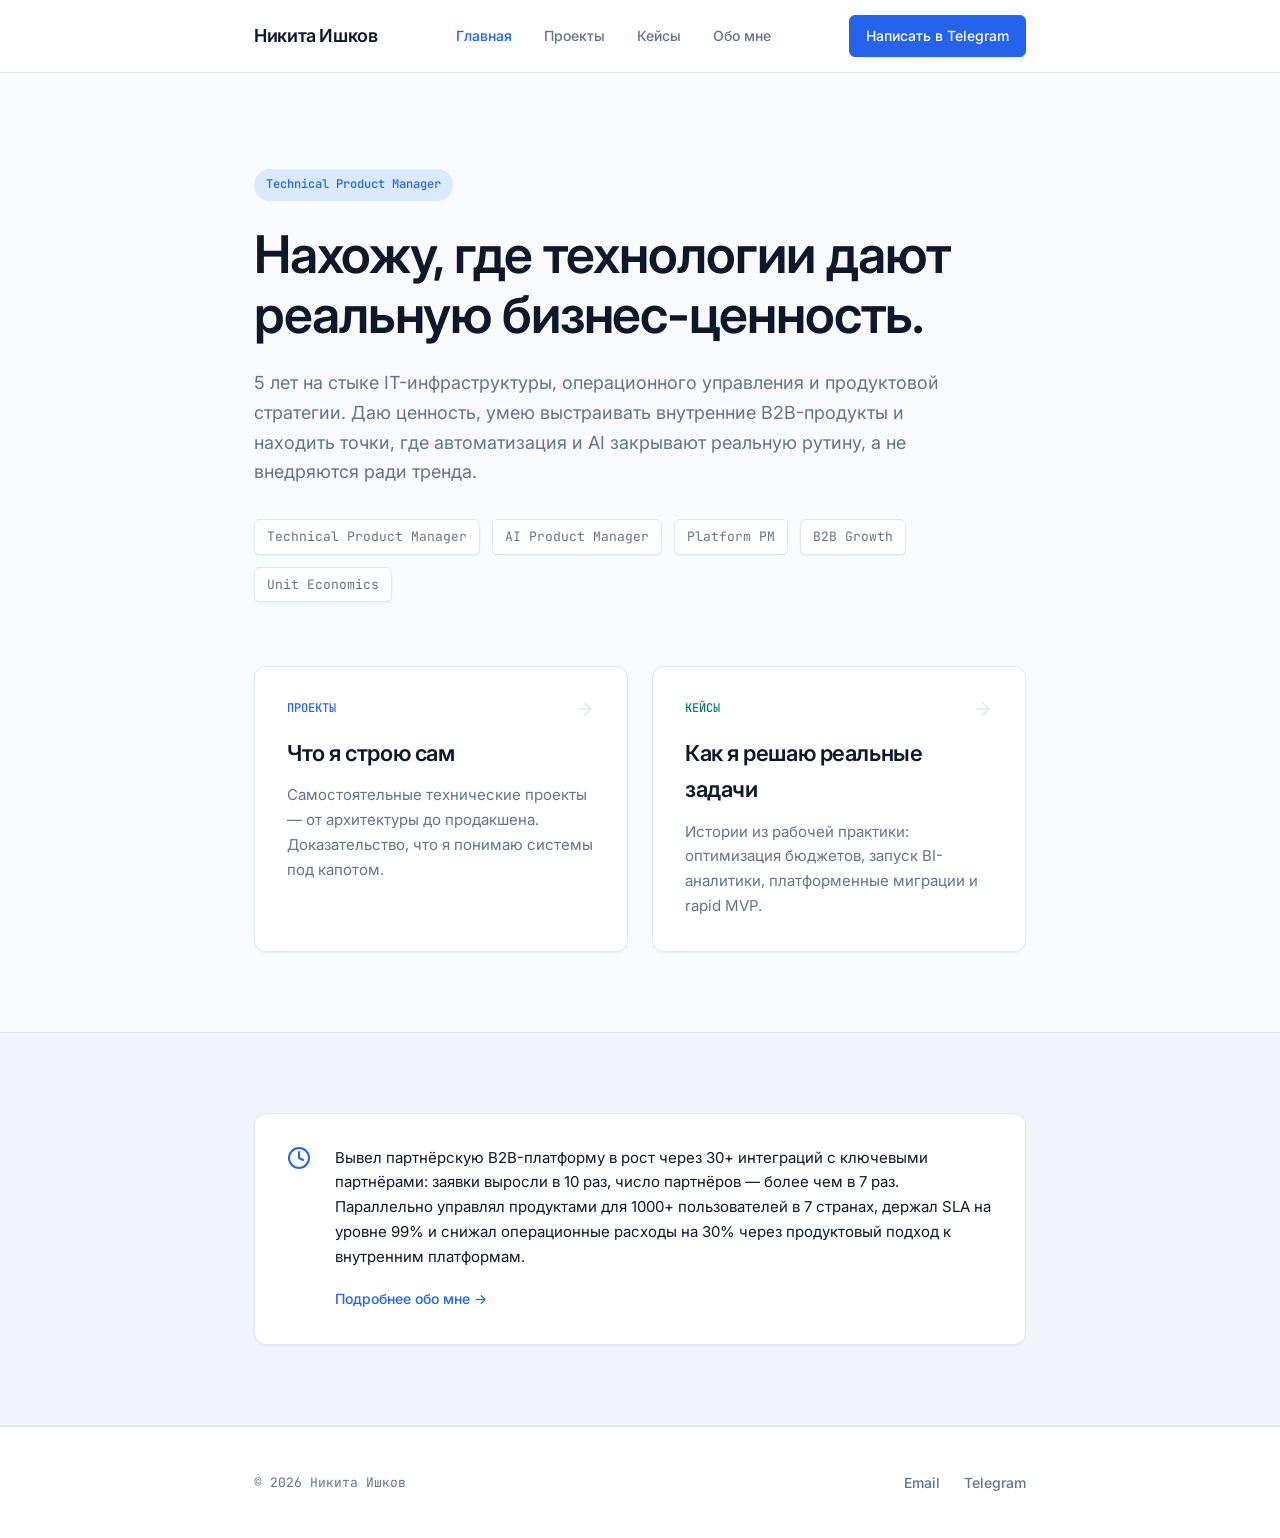
<file: index.html>
<!DOCTYPE html>
<html lang="ru">
<head>
<meta charset="UTF-8">
<meta name="viewport" content="width=device-width, initial-scale=1.0">
<title>Никита Ишков — Technical Product Manager</title>
<meta name="description" content="Technical Product Manager, ищу где AI даёт реальную ценность продукту, а не остаётся модным словом.">
<link rel="stylesheet" href="styles.css">
</head>
<body>

<header class="site-header">
  <div class="wrap header-wrap">
    <a href="index.html" class="logo">Никита Ишков</a>
    <nav class="main-nav">
      <a href="index.html" class="active">Главная</a>
      <a href="proekty.html">Проекты</a>
      <a href="keysy.html">Кейсы</a>
      <a href="obo-mne.html">Обо мне</a>
    </nav>
    <div class="header-actions">
      <a href="https://t.me/aiotak" class="btn btn-primary" target="_blank">Написать в Telegram</a>
    </div>
  </div>
</header>

<section class="hero">
  <div class="wrap">
    <div class="badge-tech">Technical Product Manager</div>
    <h1>Нахожу, где технологии дают реальную бизнес-ценность.</h1>
    <p class="lede">
      5 лет на стыке IT-инфраструктуры, операционного управления и продуктовой стратегии. 
      Даю ценность, умею выстраивать внутренние B2B-продукты и находить точки, где автоматизация 
      и AI закрывают реальную рутину, а не внедряются ради тренда.
    </p>
    
    <!-- Расширенный блок тегов для рекрутеров -->
    <div class="skills-tags">
      <span>Technical Product Manager</span>
      <span>AI Product Manager</span>
      <span>Platform PM</span>
      <span>B2B Growth</span>
      <span>Unit Economics</span>
    </div>
  </div>
</section>

<section class="section pt-0">
  <div class="wrap">
    <div class="tracks">
      <a href="proekty.html" class="track-card projects">
        <div class="card-header">
          <span class="track-label">ПРОЕКТЫ</span>
          <svg width="20" height="20" viewBox="0 0 24 24" fill="none" stroke="currentColor" stroke-width="2" stroke-linecap="round" stroke-linejoin="round"><path d="M5 12h14M12 5l7 7-7 7"/></svg>
        </div>
        <h3>Что я строю сам</h3>
        <p>Самостоятельные технические проекты — от архитектуры до продакшена. Доказательство, что я понимаю системы под капотом.</p>
      </a>

      <a href="keysy.html" class="track-card cases">
        <div class="card-header">
          <span class="track-label">КЕЙСЫ</span>
          <svg width="20" height="20" viewBox="0 0 24 24" fill="none" stroke="currentColor" stroke-width="2" stroke-linecap="round" stroke-linejoin="round"><path d="M5 12h14M12 5l7 7-7 7"/></svg>
        </div>
        <h3>Как я решаю реальные задачи</h3>
        <p>Истории из рабочей практики: оптимизация бюджетов, запуск BI-аналитики, платформенные миграции и rapid MVP.</p>
      </a>
    </div>
  </div>
</section>

<section class="section bg-light">
  <div class="wrap">
    <div class="summary-box">
      <div class="summary-icon">
        <svg width="24" height="24" viewBox="0 0 24 24" fill="none" stroke="currentColor" stroke-width="2" stroke-linecap="round" stroke-linejoin="round"><circle cx="12" cy="12" r="10"/><polyline points="12 6 12 12 16 14"/></svg>
      </div>
      <div class="summary-text">
        <p>
          Вывел партнёрскую B2B-платформу в рост через 30+ интеграций с ключевыми партнёрами: заявки выросли
          в 10 раз, число партнёров — более чем в 7 раз. Параллельно управлял продуктами для 1000+ пользователей
          в 7 странах, держал SLA на уровне 99% и снижал операционные расходы на 30% через продуктовый подход
          к внутренним платформам.
        </p>
        <a href="obo-mne.html" class="link-arrow">Подробнее обо мне →</a>
      </div>
    </div>
  </div>
</section>

<footer class="site-footer">
  <div class="wrap">
    <p>© 2026 Никита Ишков</p>
    <div class="socials">
      <a href="mailto:flyrussel@gmail.com">Email</a>
      <a href="https://t.me/aiotak">Telegram</a>
    </div>
  </div>
</footer>

</body>
</html>
</file>
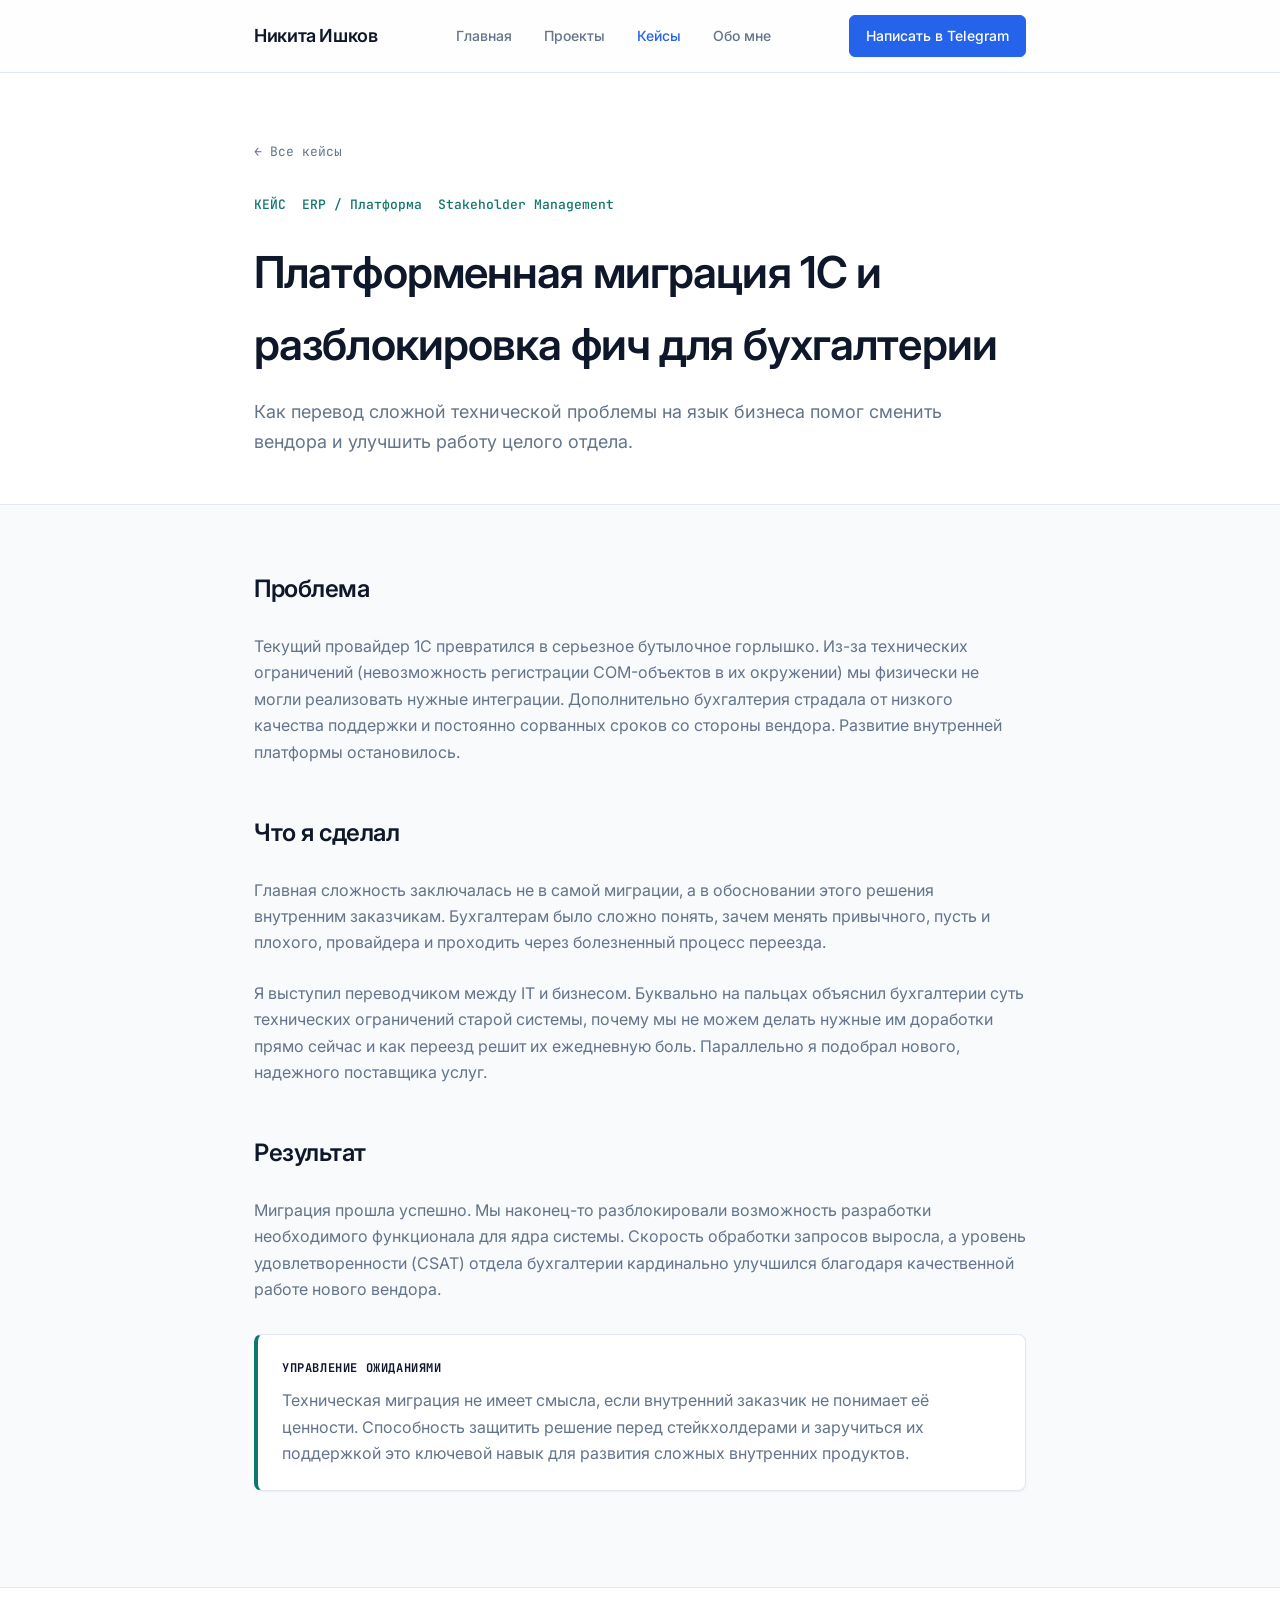
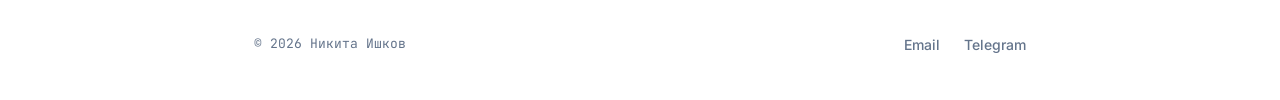
<file: keysy-1c.html>
<!DOCTYPE html>
<html lang="ru">
<head>
<meta charset="UTF-8">
<meta name="viewport" content="width=device-width, initial-scale=1.0">
<title>Платформенная миграция 1С - Никита Ишков</title>
<link rel="stylesheet" href="styles.css">
</head>
<body>

<header class="site-header">
  <div class="wrap header-wrap">
    <a href="index.html" class="logo">Никита Ишков</a>
    <nav class="main-nav">
      <a href="index.html">Главная</a>
      <a href="proekty.html">Проекты</a>
      <a href="keysy.html" class="active">Кейсы</a>
      <a href="obo-mne.html">Обо мне</a>
    </nav>
    <div class="header-actions">
      <a href="https://t.me/aiotak" class="btn btn-primary" target="_blank">Написать в Telegram</a>
    </div>
  </div>
</header>

<div class="detail-header cases">
  <div class="wrap">
    <a href="keysy.html" class="back">← Все кейсы</a>
    <div class="meta">
      <span>КЕЙС</span>
      <span>ERP / Платформа</span>
      <span>Stakeholder Management</span>
    </div>
    <h1>Платформенная миграция 1С и разблокировка фич для бухгалтерии</h1>
    <p class="dek">Как перевод сложной технической проблемы на язык бизнеса помог сменить вендора и улучшить работу целого отдела.</p>
  </div>
</div>

<div class="wrap">
  <div class="prose">
    <h2>Проблема</h2>
    <p>
      Текущий провайдер 1С превратился в серьезное бутылочное горлышко. Из-за технических ограничений (невозможность регистрации COM-объектов в их окружении) мы физически не могли реализовать нужные интеграции. Дополнительно бухгалтерия страдала от низкого качества поддержки и постоянно сорванных сроков со стороны вендора. Развитие внутренней платформы остановилось.
    </p>

    <h2>Что я сделал</h2>
    <p>
      Главная сложность заключалась не в самой миграции, а в обосновании этого решения внутренним заказчикам. Бухгалтерам было сложно понять, зачем менять привычного, пусть и плохого, провайдера и проходить через болезненный процесс переезда. 
    </p>
    <p>
      Я выступил переводчиком между IT и бизнесом. Буквально на пальцах объяснил бухгалтерии суть технических ограничений старой системы, почему мы не можем делать нужные им доработки прямо сейчас и как переезд решит их ежедневную боль. Параллельно я подобрал нового, надежного поставщика услуг.
    </p>

    <h2>Результат</h2>
    <p>
      Миграция прошла успешно. Мы наконец-то разблокировали возможность разработки необходимого функционала для ядра системы. Скорость обработки запросов выросла, а уровень удовлетворенности (CSAT) отдела бухгалтерии кардинально улучшился благодаря качественной работе нового вендора.
    </p>

    <div class="callout case-flavor">
      <strong>Управление ожиданиями</strong>
      Техническая миграция не имеет смысла, если внутренний заказчик не понимает её ценности. Способность защитить решение перед стейкхолдерами и заручиться их поддержкой это ключевой навык для развития сложных внутренних продуктов.
    </div>

  </div>
</div>

<footer class="site-footer">
  <div class="wrap">
    <p>© 2026 Никита Ишков</p>
    <div class="socials">
      <a href="mailto:flyrussel@gmail.com">Email</a>
      <a href="https://t.me/aiotak">Telegram</a>
    </div>
  </div>
</footer>

</body>
</html>
</file>
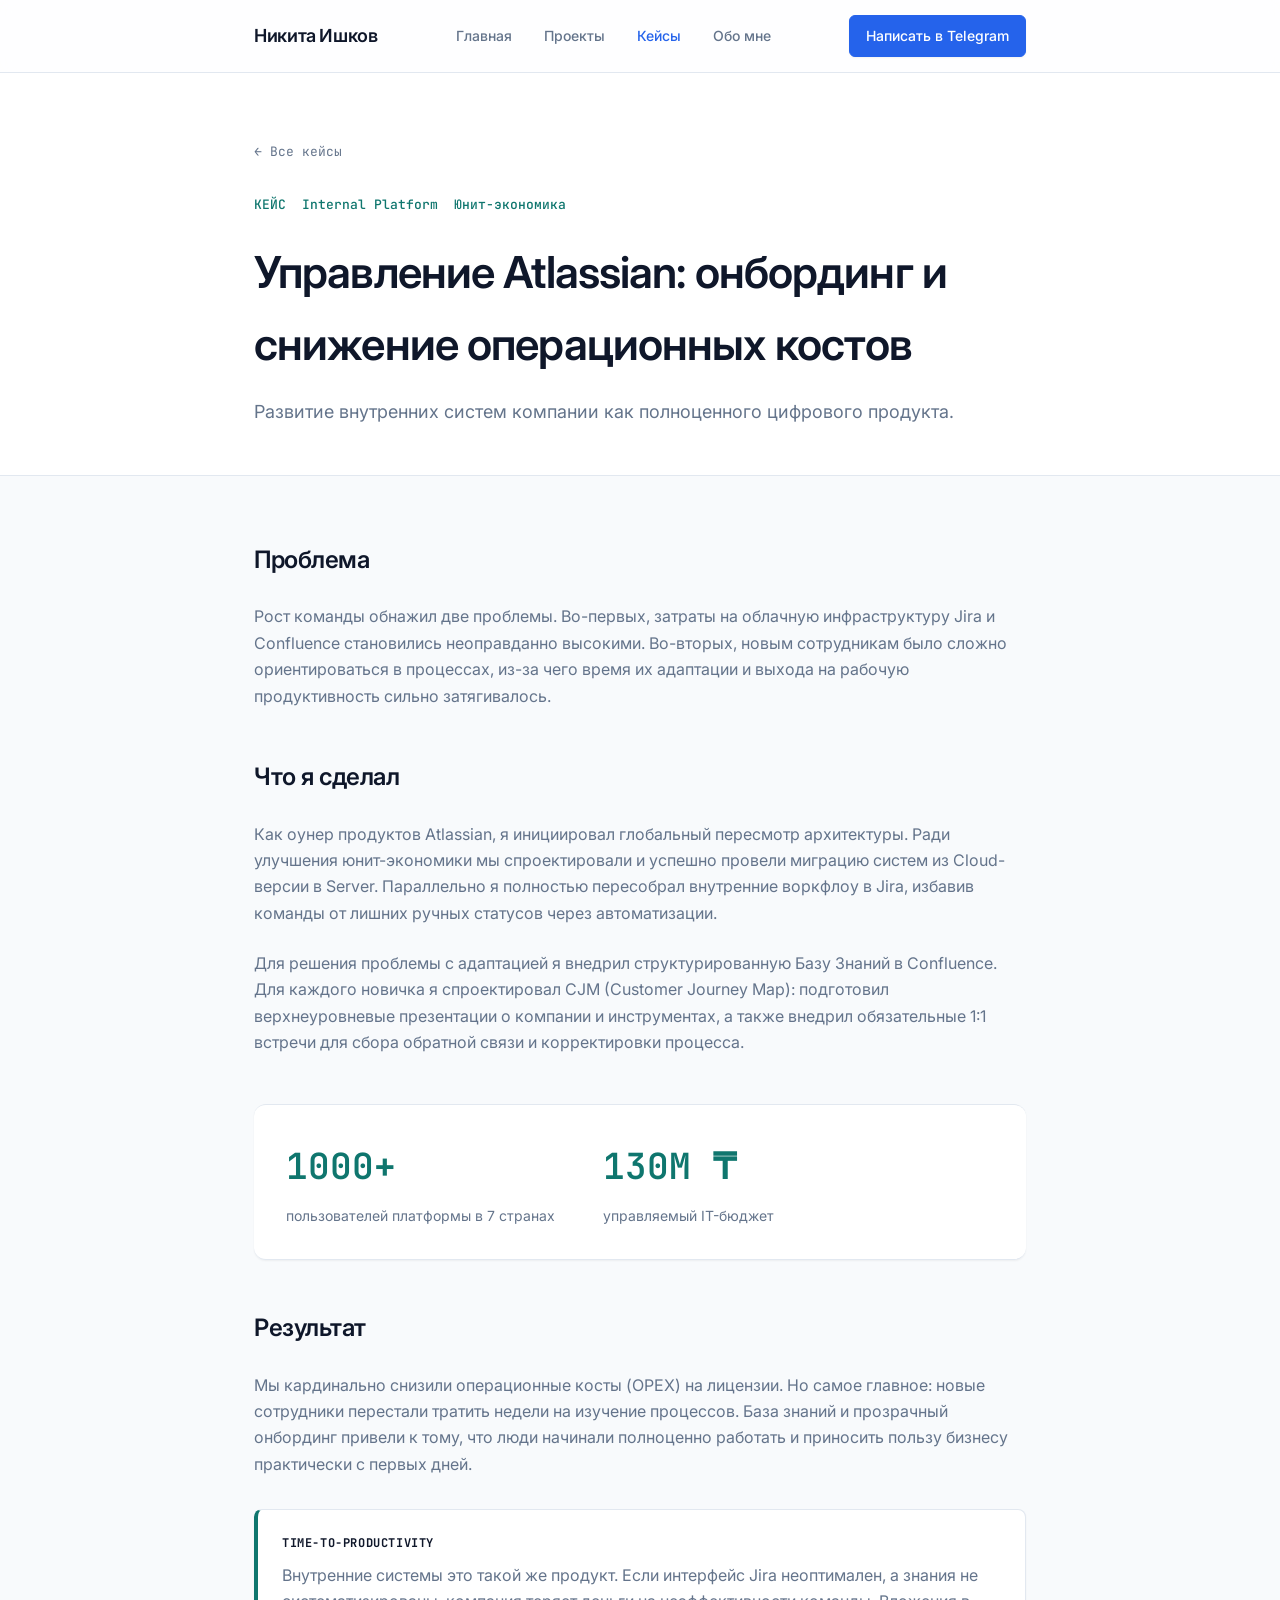
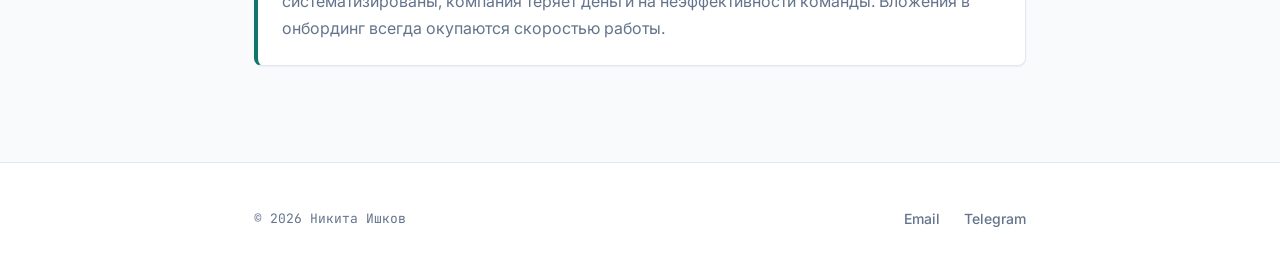
<file: keysy-atlassian.html>
<!DOCTYPE html>
<html lang="ru">
<head>
<meta charset="UTF-8">
<meta name="viewport" content="width=device-width, initial-scale=1.0">
<title>Экосистема Atlassian - Никита Ишков</title>
<link rel="stylesheet" href="styles.css">
</head>
<body>

<header class="site-header">
  <div class="wrap header-wrap">
    <a href="index.html" class="logo">Никита Ишков</a>
    <nav class="main-nav">
      <a href="index.html">Главная</a>
      <a href="proekty.html">Проекты</a>
      <a href="keysy.html" class="active">Кейсы</a>
      <a href="obo-mne.html">Обо мне</a>
    </nav>
    <div class="header-actions">
      <a href="https://t.me/aiotak" class="btn btn-primary" target="_blank">Написать в Telegram</a>
    </div>
  </div>
</header>

<div class="detail-header cases">
  <div class="wrap">
    <a href="keysy.html" class="back">← Все кейсы</a>
    <div class="meta">
      <span>КЕЙС</span>
      <span>Internal Platform</span>
      <span>Юнит-экономика</span>
    </div>
    <h1>Управление Atlassian: онбординг и снижение операционных костов</h1>
    <p class="dek">Развитие внутренних систем компании как полноценного цифрового продукта.</p>
  </div>
</div>

<div class="wrap">
  <div class="prose">
    <h2>Проблема</h2>
    <p>
      Рост команды обнажил две проблемы. Во-первых, затраты на облачную инфраструктуру Jira и Confluence становились неоправданно высокими. Во-вторых, новым сотрудникам было сложно ориентироваться в процессах, из-за чего время их адаптации и выхода на рабочую продуктивность сильно затягивалось.
    </p>

    <h2>Что я сделал</h2>
    <p>
      Как оунер продуктов Atlassian, я инициировал глобальный пересмотр архитектуры. Ради улучшения юнит-экономики мы спроектировали и успешно провели миграцию систем из Cloud-версии в Server. Параллельно я полностью пересобрал внутренние воркфлоу в Jira, избавив команды от лишних ручных статусов через автоматизации.
    </p>
    <p>
      Для решения проблемы с адаптацией я внедрил структурированную Базу Знаний в Confluence. Для каждого новичка я спроектировал CJM (Customer Journey Map): подготовил верхнеуровневые презентации о компании и инструментах, а также внедрил обязательные 1:1 встречи для сбора обратной связи и корректировки процесса.
    </p>

    <div class="stat-row">
      <div class="stat cases">
        <div class="num">1000+</div>
        <div class="label">пользователей платформы в 7 странах</div>
      </div>
      <div class="stat cases">
        <div class="num">130М ₸</div>
        <div class="label">управляемый IT-бюджет</div>
      </div>
    </div>

    <h2>Результат</h2>
    <p>
      Мы кардинально снизили операционные косты (OPEX) на лицензии. Но самое главное: новые сотрудники перестали тратить недели на изучение процессов. База знаний и прозрачный онбординг привели к тому, что люди начинали полноценно работать и приносить пользу бизнесу практически с первых дней.
    </p>

    <div class="callout case-flavor">
      <strong>Time-to-Productivity</strong>
      Внутренние системы это такой же продукт. Если интерфейс Jira неоптимален, а знания не систематизированы, компания теряет деньги на неэффективности команды. Вложения в онбординг всегда окупаются скоростью работы.
    </div>

  </div>
</div>

<footer class="site-footer">
  <div class="wrap">
    <p>© 2026 Никита Ишков</p>
    <div class="socials">
      <a href="mailto:flyrussel@gmail.com">Email</a>
      <a href="https://t.me/aiotak">Telegram</a>
    </div>
  </div>
</footer>

</body>
</html>
</file>
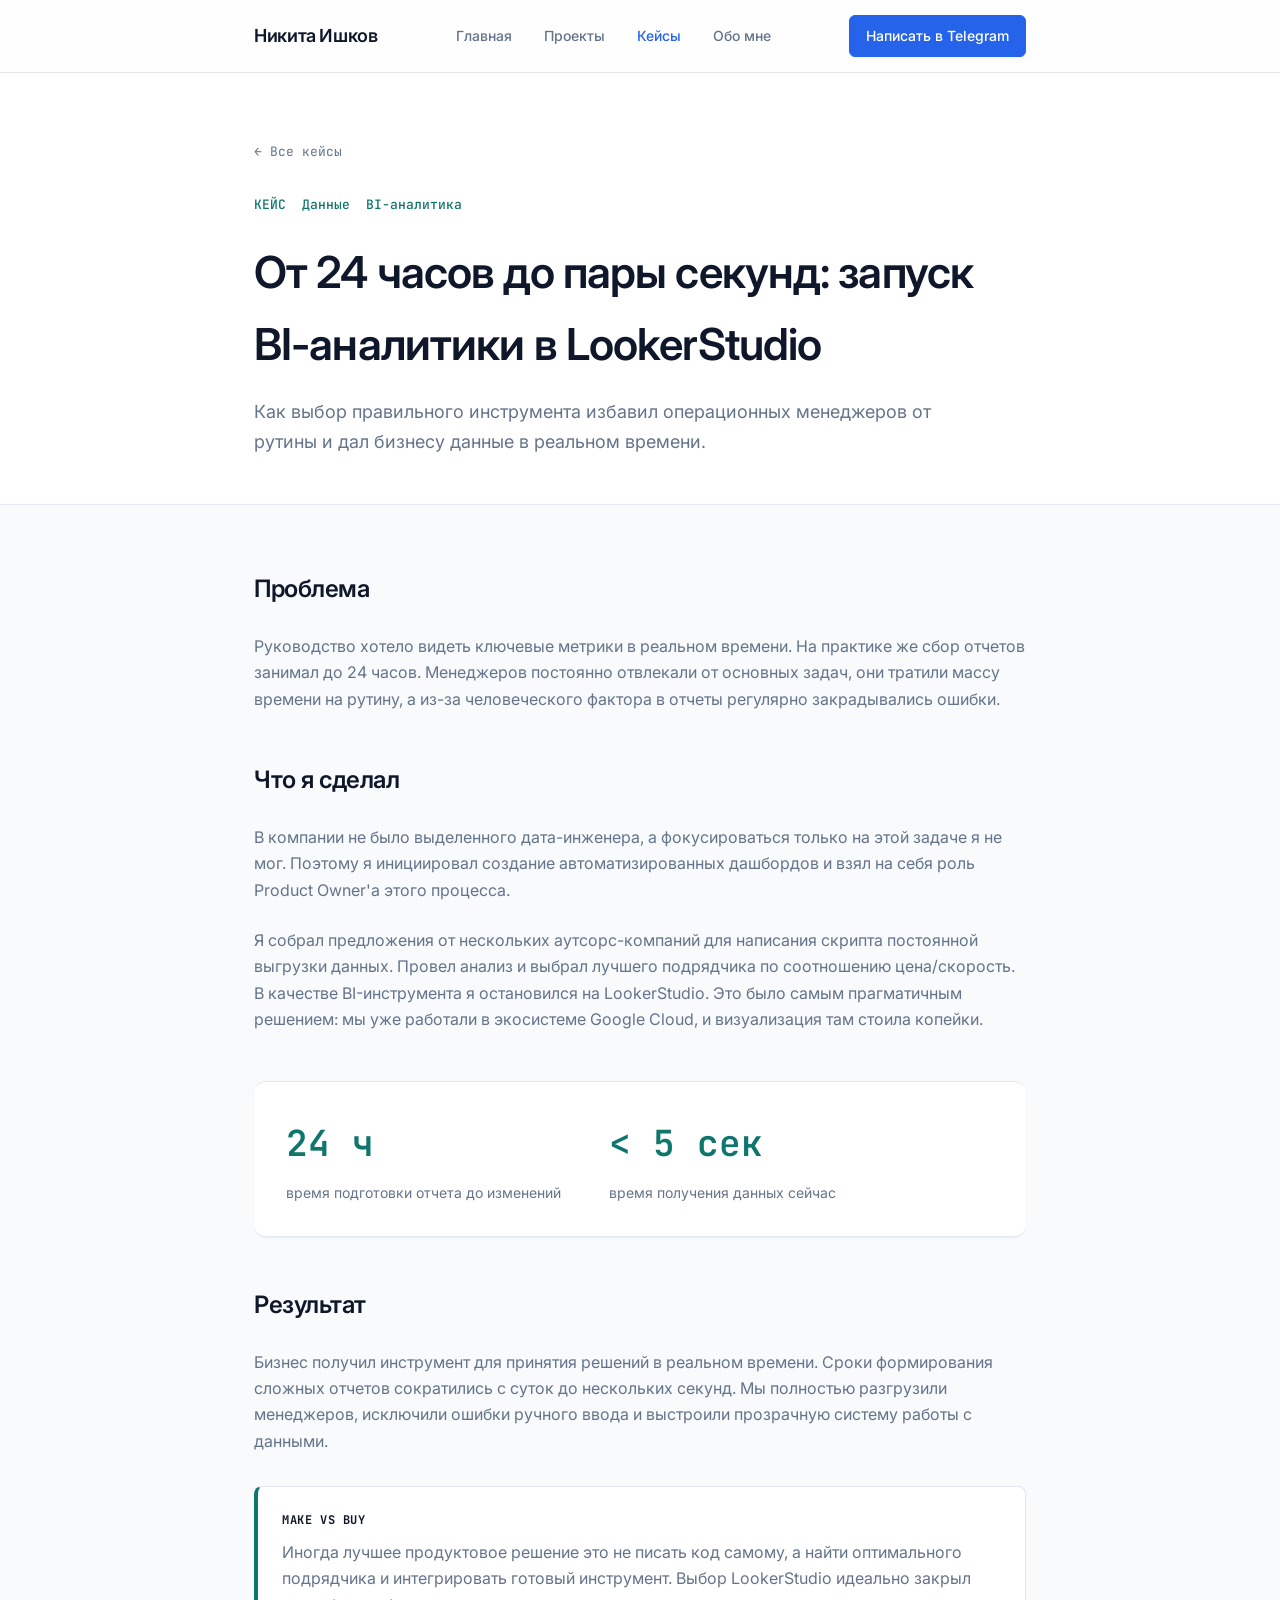
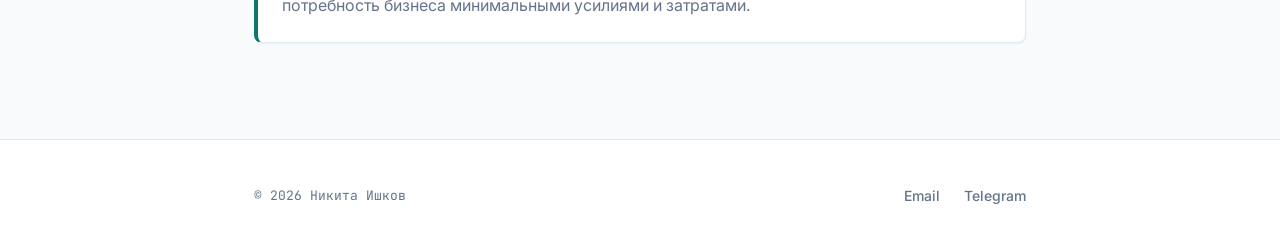
<file: keysy-bi.html>
<!DOCTYPE html>
<html lang="ru">
<head>
<meta charset="UTF-8">
<meta name="viewport" content="width=device-width, initial-scale=1.0">
<title>Запуск BI-аналитики - Никита Ишков</title>
<link rel="stylesheet" href="styles.css">
</head>
<body>

<header class="site-header">
  <div class="wrap header-wrap">
    <a href="index.html" class="logo">Никита Ишков</a>
    <nav class="main-nav">
      <a href="index.html">Главная</a>
      <a href="proekty.html">Проекты</a>
      <a href="keysy.html" class="active">Кейсы</a>
      <a href="obo-mne.html">Обо мне</a>
    </nav>
    <div class="header-actions">
      <a href="https://t.me/aiotak" class="btn btn-primary" target="_blank">Написать в Telegram</a>
    </div>
  </div>
</header>

<div class="detail-header cases">
  <div class="wrap">
    <a href="keysy.html" class="back">← Все кейсы</a>
    <div class="meta">
      <span>КЕЙС</span>
      <span>Данные</span>
      <span>BI-аналитика</span>
    </div>
    <h1>От 24 часов до пары секунд: запуск BI-аналитики в LookerStudio</h1>
    <p class="dek">Как выбор правильного инструмента избавил операционных менеджеров от рутины и дал бизнесу данные в реальном времени.</p>
  </div>
</div>

<div class="wrap">
  <div class="prose">
    <h2>Проблема</h2>
    <p>
      Руководство хотело видеть ключевые метрики в реальном времени. На практике же сбор отчетов занимал до 24 часов. Менеджеров постоянно отвлекали от основных задач, они тратили массу времени на рутину, а из-за человеческого фактора в отчеты регулярно закрадывались ошибки.
    </p>

    <h2>Что я сделал</h2>
    <p>
      В компании не было выделенного дата-инженера, а фокусироваться только на этой задаче я не мог. Поэтому я инициировал создание автоматизированных дашбордов и взял на себя роль Product Owner'а этого процесса.
    </p>
    <p>
      Я собрал предложения от нескольких аутсорс-компаний для написания скрипта постоянной выгрузки данных. Провел анализ и выбрал лучшего подрядчика по соотношению цена/скорость. В качестве BI-инструмента я остановился на LookerStudio. Это было самым прагматичным решением: мы уже работали в экосистеме Google Cloud, и визуализация там стоила копейки.
    </p>

    <div class="stat-row">
      <div class="stat cases">
        <div class="num">24 ч</div>
        <div class="label">время подготовки отчета до изменений</div>
      </div>
      <div class="stat cases">
        <div class="num">< 5 сек</div>
        <div class="label">время получения данных сейчас</div>
      </div>
    </div>

    <h2>Результат</h2>
    <p>
      Бизнес получил инструмент для принятия решений в реальном времени. Сроки формирования сложных отчетов сократились с суток до нескольких секунд. Мы полностью разгрузили менеджеров, исключили ошибки ручного ввода и выстроили прозрачную систему работы с данными.
    </p>

    <div class="callout case-flavor">
      <strong>Make vs Buy</strong>
      Иногда лучшее продуктовое решение это не писать код самому, а найти оптимального подрядчика и интегрировать готовый инструмент. Выбор LookerStudio идеально закрыл потребность бизнеса минимальными усилиями и затратами.
    </div>

  </div>
</div>

<footer class="site-footer">
  <div class="wrap">
    <p>© 2026 Никита Ишков</p>
    <div class="socials">
      <a href="mailto:flyrussel@gmail.com">Email</a>
      <a href="https://t.me/aiotak">Telegram</a>
    </div>
  </div>
</footer>

</body>
</html>
</file>
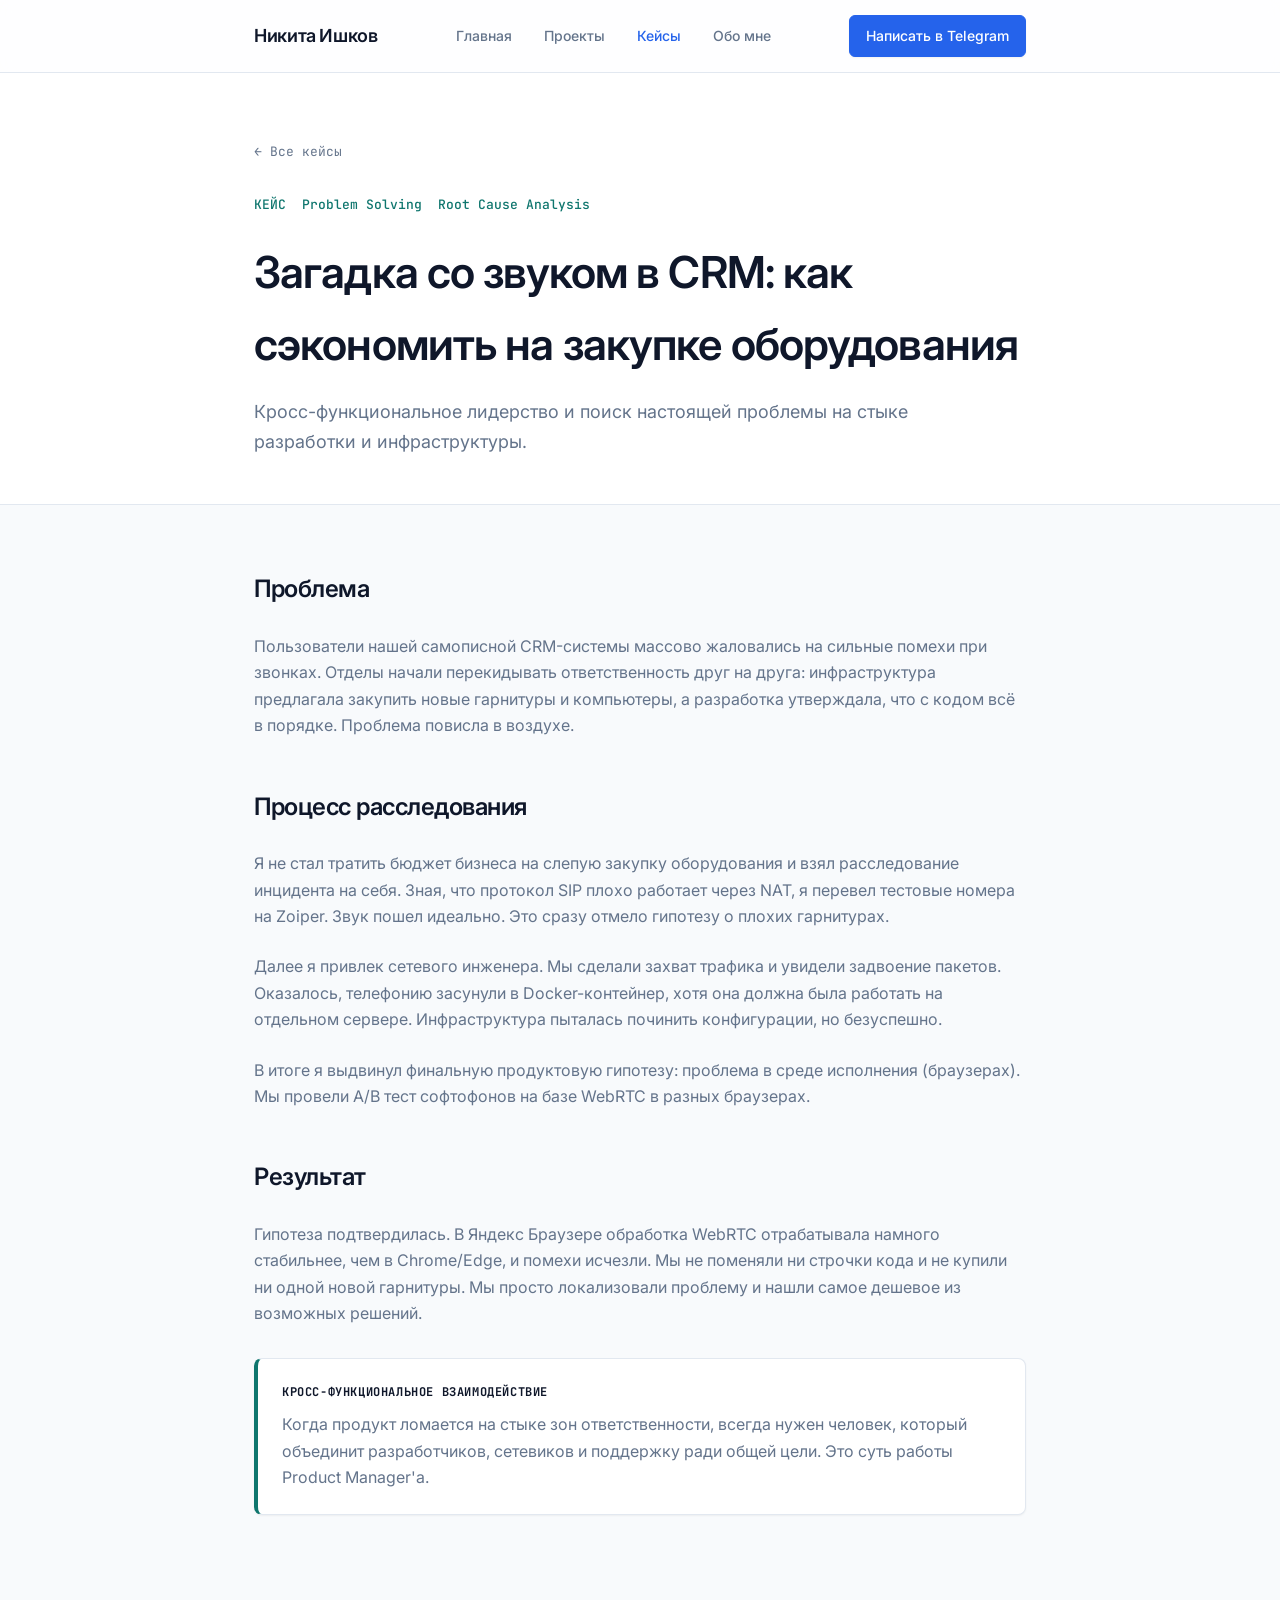
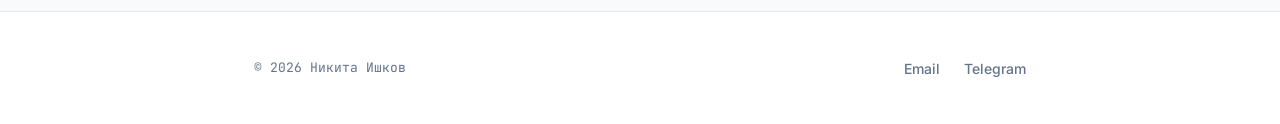
<file: keysy-crm-audio.html>
<!DOCTYPE html>
<html lang="ru">
<head>
<meta charset="UTF-8">
<meta name="viewport" content="width=device-width, initial-scale=1.0">
<title>Root Cause Analysis в CRM - Никита Ишков</title>
<link rel="stylesheet" href="styles.css">
</head>
<body>

<header class="site-header">
  <div class="wrap header-wrap">
    <a href="index.html" class="logo">Никита Ишков</a>
    <nav class="main-nav">
      <a href="index.html">Главная</a>
      <a href="proekty.html">Проекты</a>
      <a href="keysy.html" class="active">Кейсы</a>
      <a href="obo-mne.html">Обо мне</a>
    </nav>
    <div class="header-actions">
      <a href="https://t.me/aiotak" class="btn btn-primary" target="_blank">Написать в Telegram</a>
    </div>
  </div>
</header>

<div class="detail-header cases">
  <div class="wrap">
    <a href="keysy.html" class="back">← Все кейсы</a>
    <div class="meta">
      <span>КЕЙС</span>
      <span>Problem Solving</span>
      <span>Root Cause Analysis</span>
    </div>
    <h1>Загадка со звуком в CRM: как сэкономить на закупке оборудования</h1>
    <p class="dek">Кросс-функциональное лидерство и поиск настоящей проблемы на стыке разработки и инфраструктуры.</p>
  </div>
</div>

<div class="wrap">
  <div class="prose">
    <h2>Проблема</h2>
    <p>
      Пользователи нашей самописной CRM-системы массово жаловались на сильные помехи при звонках. Отделы начали перекидывать ответственность друг на друга: инфраструктура предлагала закупить новые гарнитуры и компьютеры, а разработка утверждала, что с кодом всё в порядке. Проблема повисла в воздухе.
    </p>

    <h2>Процесс расследования</h2>
    <p>
      Я не стал тратить бюджет бизнеса на слепую закупку оборудования и взял расследование инцидента на себя. Зная, что протокол SIP плохо работает через NAT, я перевел тестовые номера на Zoiper. Звук пошел идеально. Это сразу отмело гипотезу о плохих гарнитурах.
    </p>
    <p>
      Далее я привлек сетевого инженера. Мы сделали захват трафика и увидели задвоение пакетов. Оказалось, телефонию засунули в Docker-контейнер, хотя она должна была работать на отдельном сервере. Инфраструктура пыталась починить конфигурации, но безуспешно.
    </p>
    <p>
      В итоге я выдвинул финальную продуктовую гипотезу: проблема в среде исполнения (браузерах). Мы провели A/B тест софтофонов на базе WebRTC в разных браузерах.
    </p>

    <h2>Результат</h2>
    <p>
      Гипотеза подтвердилась. В Яндекс Браузере обработка WebRTC отрабатывала намного стабильнее, чем в Chrome/Edge, и помехи исчезли. Мы не поменяли ни строчки кода и не купили ни одной новой гарнитуры. Мы просто локализовали проблему и нашли самое дешевое из возможных решений.
    </p>

    <div class="callout case-flavor">
      <strong>Кросс-функциональное взаимодействие</strong>
      Когда продукт ломается на стыке зон ответственности, всегда нужен человек, который объединит разработчиков, сетевиков и поддержку ради общей цели. Это суть работы Product Manager'а.
    </div>

  </div>
</div>

<footer class="site-footer">
  <div class="wrap">
    <p>© 2026 Никита Ишков</p>
    <div class="socials">
      <a href="mailto:flyrussel@gmail.com">Email</a>
      <a href="https://t.me/aiotak">Telegram</a>
    </div>
  </div>
</footer>

</body>
</html>
</file>
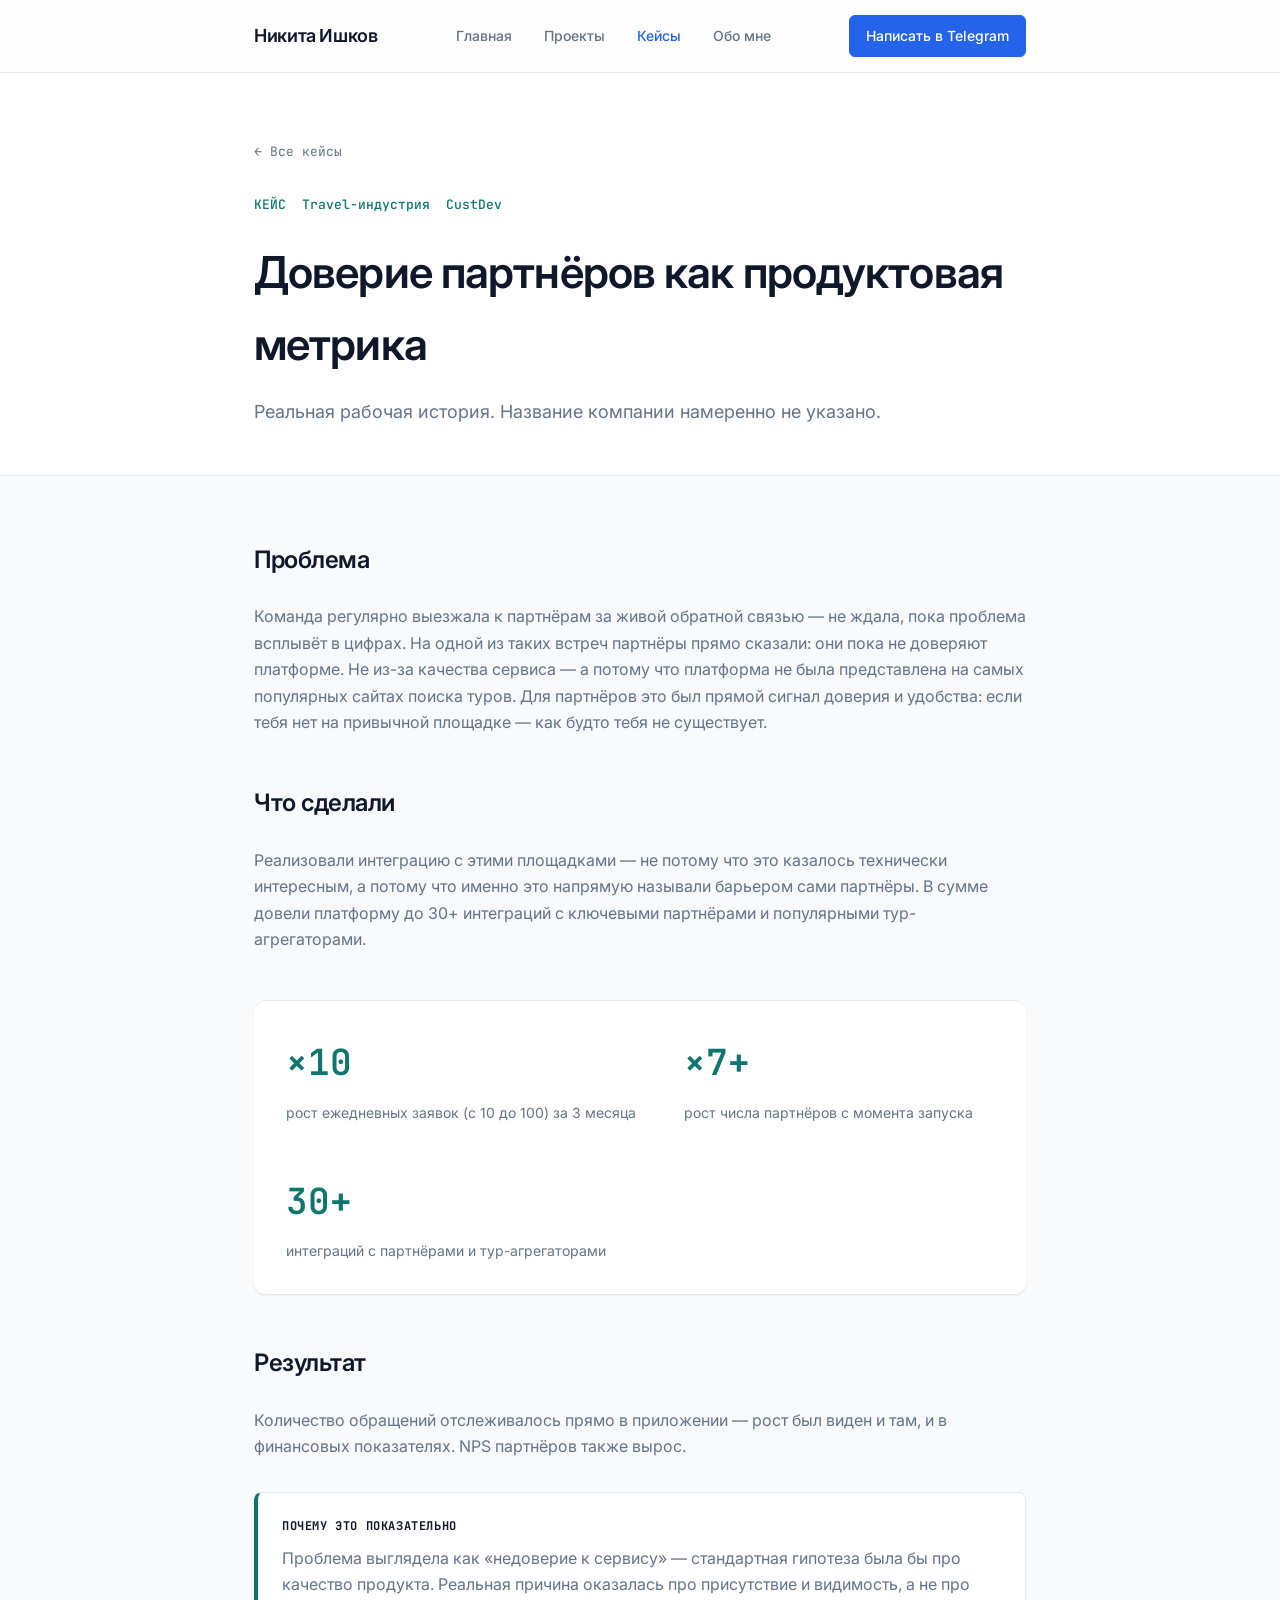
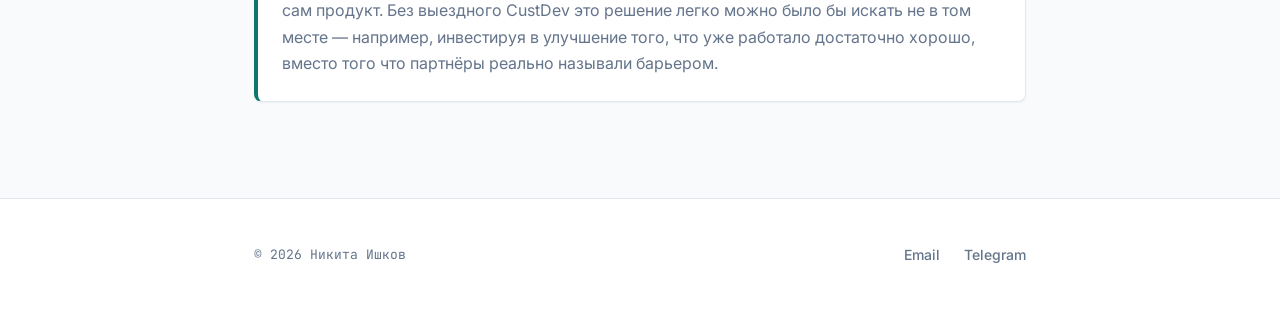
<file: keysy-custdev.html>
<!DOCTYPE html>
<html lang="ru">
<head>
<meta charset="UTF-8">
<meta name="viewport" content="width=device-width, initial-scale=1.0">
<title>Доверие партнёров как продуктовая метрика — Никита Ишков</title>
<link rel="stylesheet" href="styles.css">
</head>
<body>

<header class="site-header">
  <div class="wrap header-wrap">
    <a href="index.html" class="logo">Никита Ишков</a>
    <nav class="main-nav">
      <a href="index.html">Главная</a>
      <a href="proekty.html">Проекты</a>
      <a href="keysy.html" class="active">Кейсы</a>
      <a href="obo-mne.html">Обо мне</a>
    </nav>
    <div class="header-actions">
      <a href="https://t.me/aiotak" class="btn btn-primary" target="_blank">Написать в Telegram</a>
    </div>
  </div>
</header>

<div class="detail-header cases">
  <div class="wrap">
    <a href="keysy.html" class="back">← Все кейсы</a>
    <div class="meta">
      <span>КЕЙС</span>
      <span>Travel-индустрия</span>
      <span>CustDev</span>
    </div>
    <h1>Доверие партнёров как продуктовая метрика</h1>
    <p class="dek">Реальная рабочая история. Название компании намеренно не указано.</p>
  </div>
</div>

<div class="wrap">
  <div class="prose">
    <h2>Проблема</h2>
    <p>
      Команда регулярно выезжала к партнёрам за живой обратной связью — не ждала, пока
      проблема всплывёт в цифрах. На одной из таких встреч партнёры прямо сказали:
      они пока не доверяют платформе. Не из-за качества сервиса — а потому что платформа
      не была представлена на самых популярных сайтах поиска туров. Для партнёров это
      был прямой сигнал доверия и удобства: если тебя нет на привычной площадке —
      как будто тебя не существует.
    </p>

    <h2>Что сделали</h2>
    <p>
      Реализовали интеграцию с этими площадками — не потому что это казалось технически
      интересным, а потому что именно это напрямую называли барьером сами партнёры.
      В сумме довели платформу до 30+ интеграций с ключевыми партнёрами и популярными
      тур-агрегаторами.
    </p>

    <div class="stat-row">
      <div class="stat cases">
        <div class="num">×10</div>
        <div class="label">рост ежедневных заявок (с 10 до 100) за 3 месяца</div>
      </div>
      <div class="stat cases">
        <div class="num">×7+</div>
        <div class="label">рост числа партнёров с момента запуска</div>
      </div>
      <div class="stat cases">
        <div class="num">30+</div>
        <div class="label">интеграций с партнёрами и тур-агрегаторами</div>
      </div>
    </div>

    <h2>Результат</h2>
    <p>
      Количество обращений отслеживалось прямо в приложении — рост был виден и там, и
      в финансовых показателях. NPS партнёров также вырос.
    </p>

    <div class="callout case-flavor">
      <strong>Почему это показательно</strong>
      Проблема выглядела как «недоверие к сервису» — стандартная гипотеза была бы
      про качество продукта. Реальная причина оказалась про присутствие и видимость,
      а не про сам продукт. Без выездного CustDev это решение легко можно было бы
      искать не в том месте — например, инвестируя в улучшение того, что уже работало
      достаточно хорошо, вместо того что партнёры реально называли барьером.
    </div>

  </div>
</div>

<footer class="site-footer">
  <div class="wrap">
    <p>© 2026 Никита Ишков</p>
    <div class="socials">
      <a href="mailto:flyrussel@gmail.com">Email</a>
      <a href="https://t.me/aiotak">Telegram</a>
    </div>
  </div>
</footer>

</body>
</html>
</file>
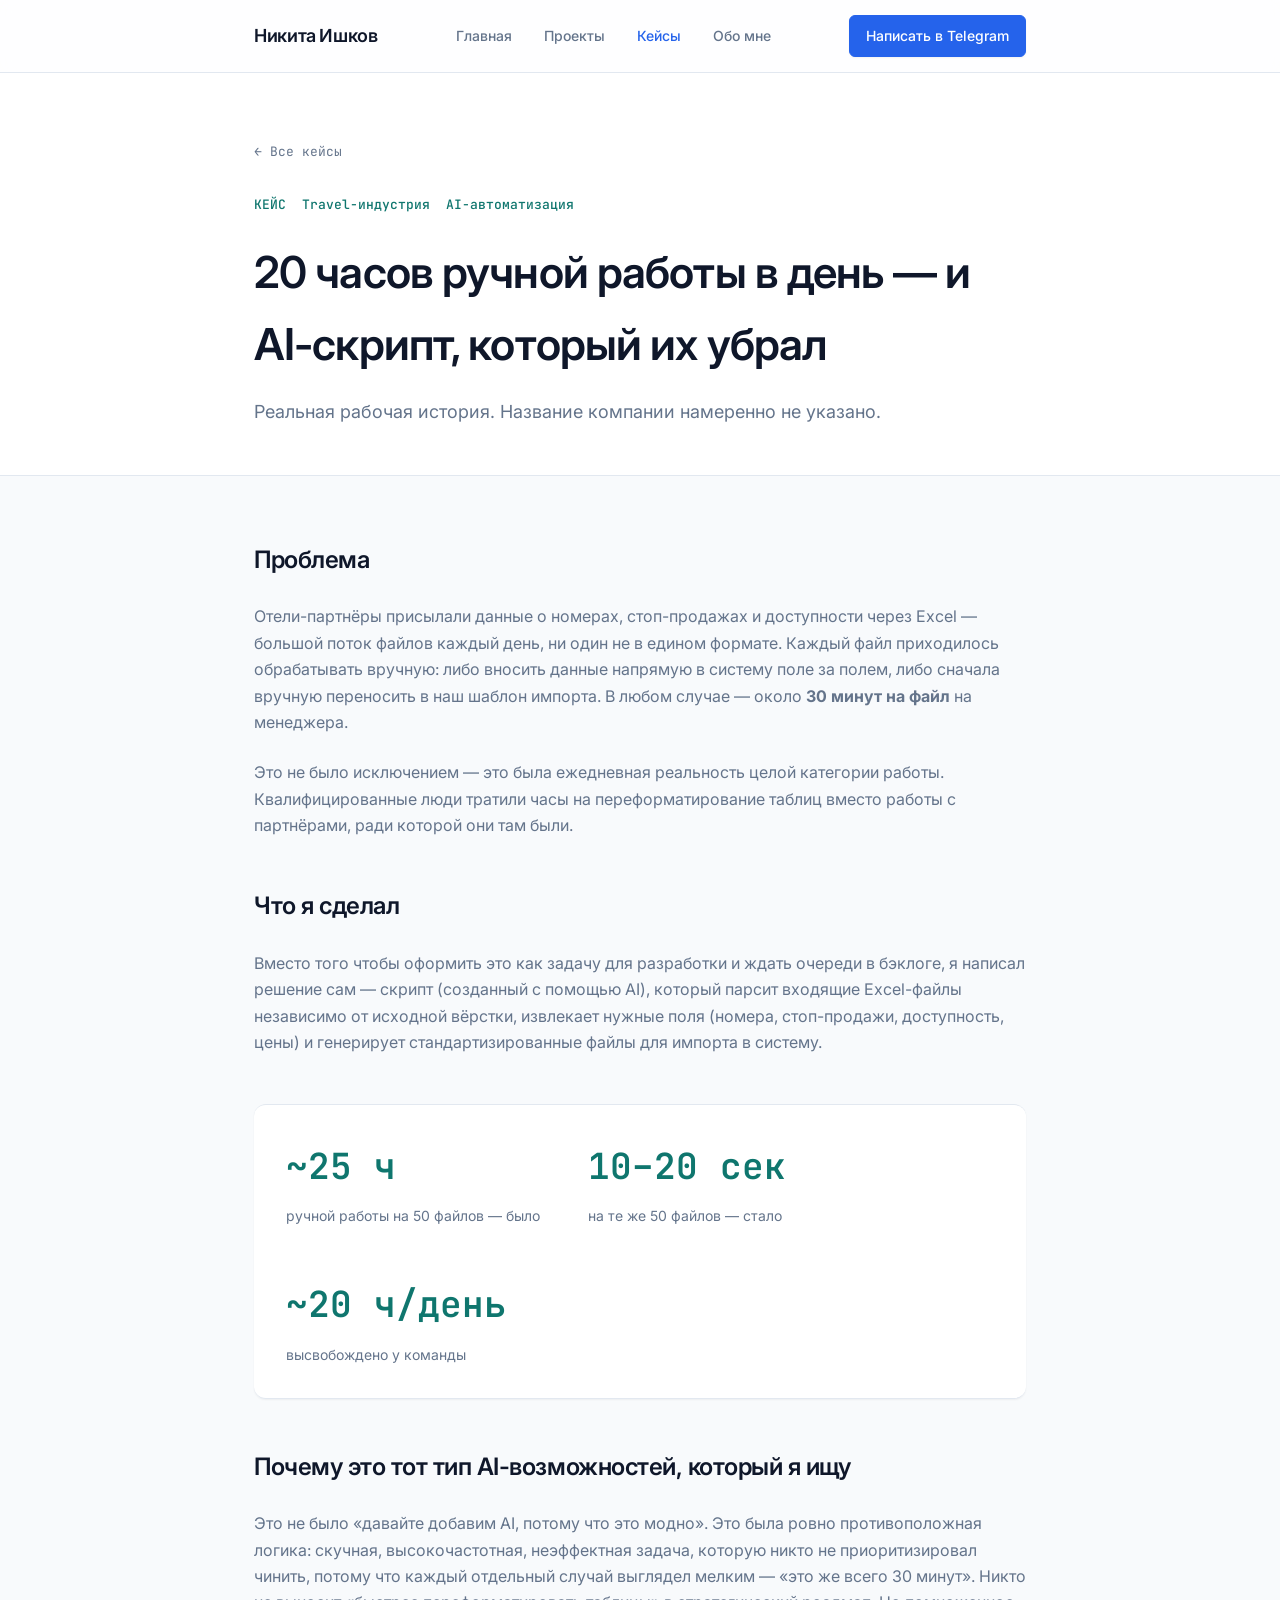
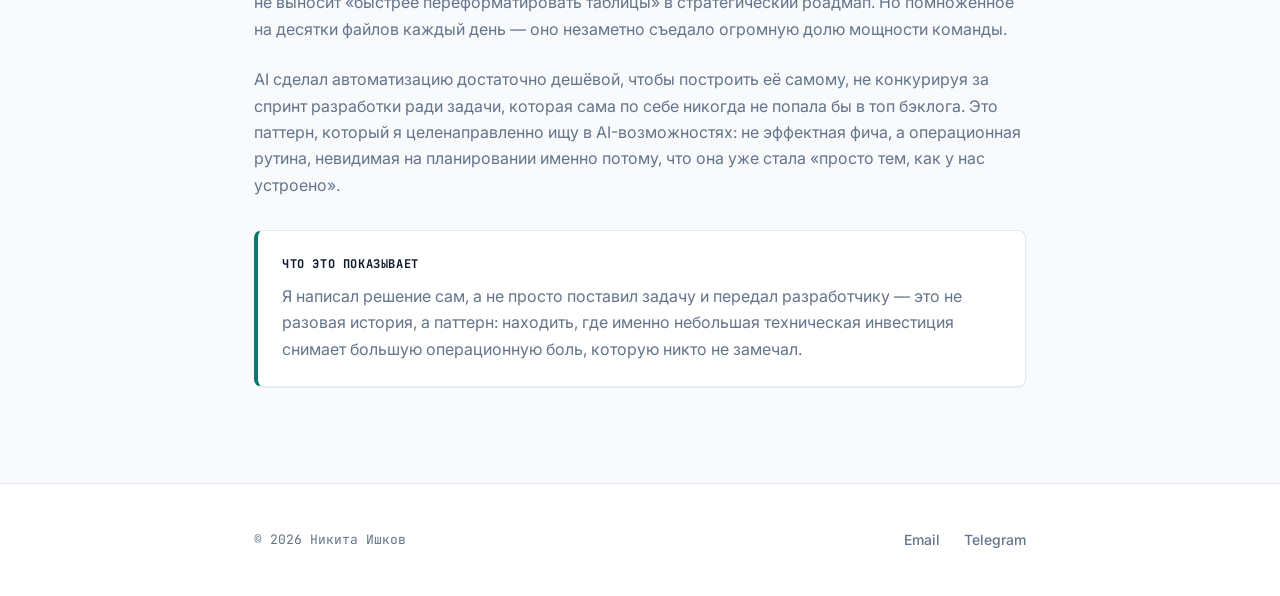
<file: keysy-excel-automation.html>
<!DOCTYPE html>
<html lang="ru">
<head>
<meta charset="UTF-8">
<meta name="viewport" content="width=device-width, initial-scale=1.0">
<title>20 часов ручной работы в день — Никита Ишков</title>
<link rel="stylesheet" href="styles.css">
</head>
<body>

<header class="site-header">
  <div class="wrap header-wrap">
    <a href="index.html" class="logo">Никита Ишков</a>
    <nav class="main-nav">
      <a href="index.html">Главная</a>
      <a href="proekty.html">Проекты</a>
      <a href="keysy.html" class="active">Кейсы</a>
      <a href="obo-mne.html">Обо мне</a>
    </nav>
    <div class="header-actions">
      <a href="https://t.me/aiotak" class="btn btn-primary" target="_blank">Написать в Telegram</a>
    </div>
  </div>
</header>

<div class="detail-header cases">
  <div class="wrap">
    <a href="keysy.html" class="back">← Все кейсы</a>
    <div class="meta">
      <span>КЕЙС</span>
      <span>Travel-индустрия</span>
      <span>AI-автоматизация</span>
    </div>
    <h1>20 часов ручной работы в день — и AI-скрипт, который их убрал</h1>
    <p class="dek">Реальная рабочая история. Название компании намеренно не указано.</p>
  </div>
</div>

<div class="wrap">
  <div class="prose">
    <h2>Проблема</h2>
    <p>
      Отели-партнёры присылали данные о номерах, стоп-продажах и доступности через Excel —
      большой поток файлов каждый день, ни один не в едином формате. Каждый файл приходилось
      обрабатывать вручную: либо вносить данные напрямую в систему поле за полем, либо сначала
      вручную переносить в наш шаблон импорта. В любом случае — около <strong>30 минут на файл</strong>
      на менеджера.
    </p>
    <p>
      Это не было исключением — это была ежедневная реальность целой категории работы.
      Квалифицированные люди тратили часы на переформатирование таблиц вместо работы
      с партнёрами, ради которой они там были.
    </p>

    <h2>Что я сделал</h2>
    <p>
      Вместо того чтобы оформить это как задачу для разработки и ждать очереди в бэклоге,
      я написал решение сам — скрипт (созданный с помощью AI), который парсит входящие
      Excel-файлы независимо от исходной вёрстки, извлекает нужные поля (номера, стоп-продажи,
      доступность, цены) и генерирует стандартизированные файлы для импорта в систему.
    </p>

    <div class="stat-row">
      <div class="stat cases">
        <div class="num">~25 ч</div>
        <div class="label">ручной работы на 50 файлов — было</div>
      </div>
      <div class="stat cases">
        <div class="num">10–20 сек</div>
        <div class="label">на те же 50 файлов — стало</div>
      </div>
      <div class="stat cases">
        <div class="num">~20 ч/день</div>
        <div class="label">высвобождено у команды</div>
      </div>
    </div>

    <h2>Почему это тот тип AI-возможностей, который я ищу</h2>
    <p>
      Это не было «давайте добавим AI, потому что это модно». Это была ровно противоположная
      логика: скучная, высокочастотная, неэффектная задача, которую никто не приоритизировал
      чинить, потому что каждый отдельный случай выглядел мелким — «это же всего 30 минут».
      Никто не выносит «быстрее переформатировать таблицы» в стратегический роадмап. Но
      помноженное на десятки файлов каждый день — оно незаметно съедало огромную долю
      мощности команды.
    </p>
    <p>
      AI сделал автоматизацию достаточно дешёвой, чтобы построить её самому, не конкурируя
      за спринт разработки ради задачи, которая сама по себе никогда не попала бы в топ
      бэклога. Это паттерн, который я целенаправленно ищу в AI-возможностях: не эффектная
      фича, а операционная рутина, невидимая на планировании именно потому, что она уже
      стала «просто тем, как у нас устроено».
    </p>

    <div class="callout case-flavor">
      <strong>Что это показывает</strong>
      Я написал решение сам, а не просто поставил задачу и передал разработчику —
      это не разовая история, а паттерн: находить, где именно небольшая техническая
      инвестиция снимает большую операционную боль, которую никто не замечал.
    </div>

  </div>
</div>

<footer class="site-footer">
  <div class="wrap">
    <p>© 2026 Никита Ишков</p>
    <div class="socials">
      <a href="mailto:flyrussel@gmail.com">Email</a>
      <a href="https://t.me/aiotak">Telegram</a>
    </div>
  </div>
</footer>

</body>
</html>
</file>
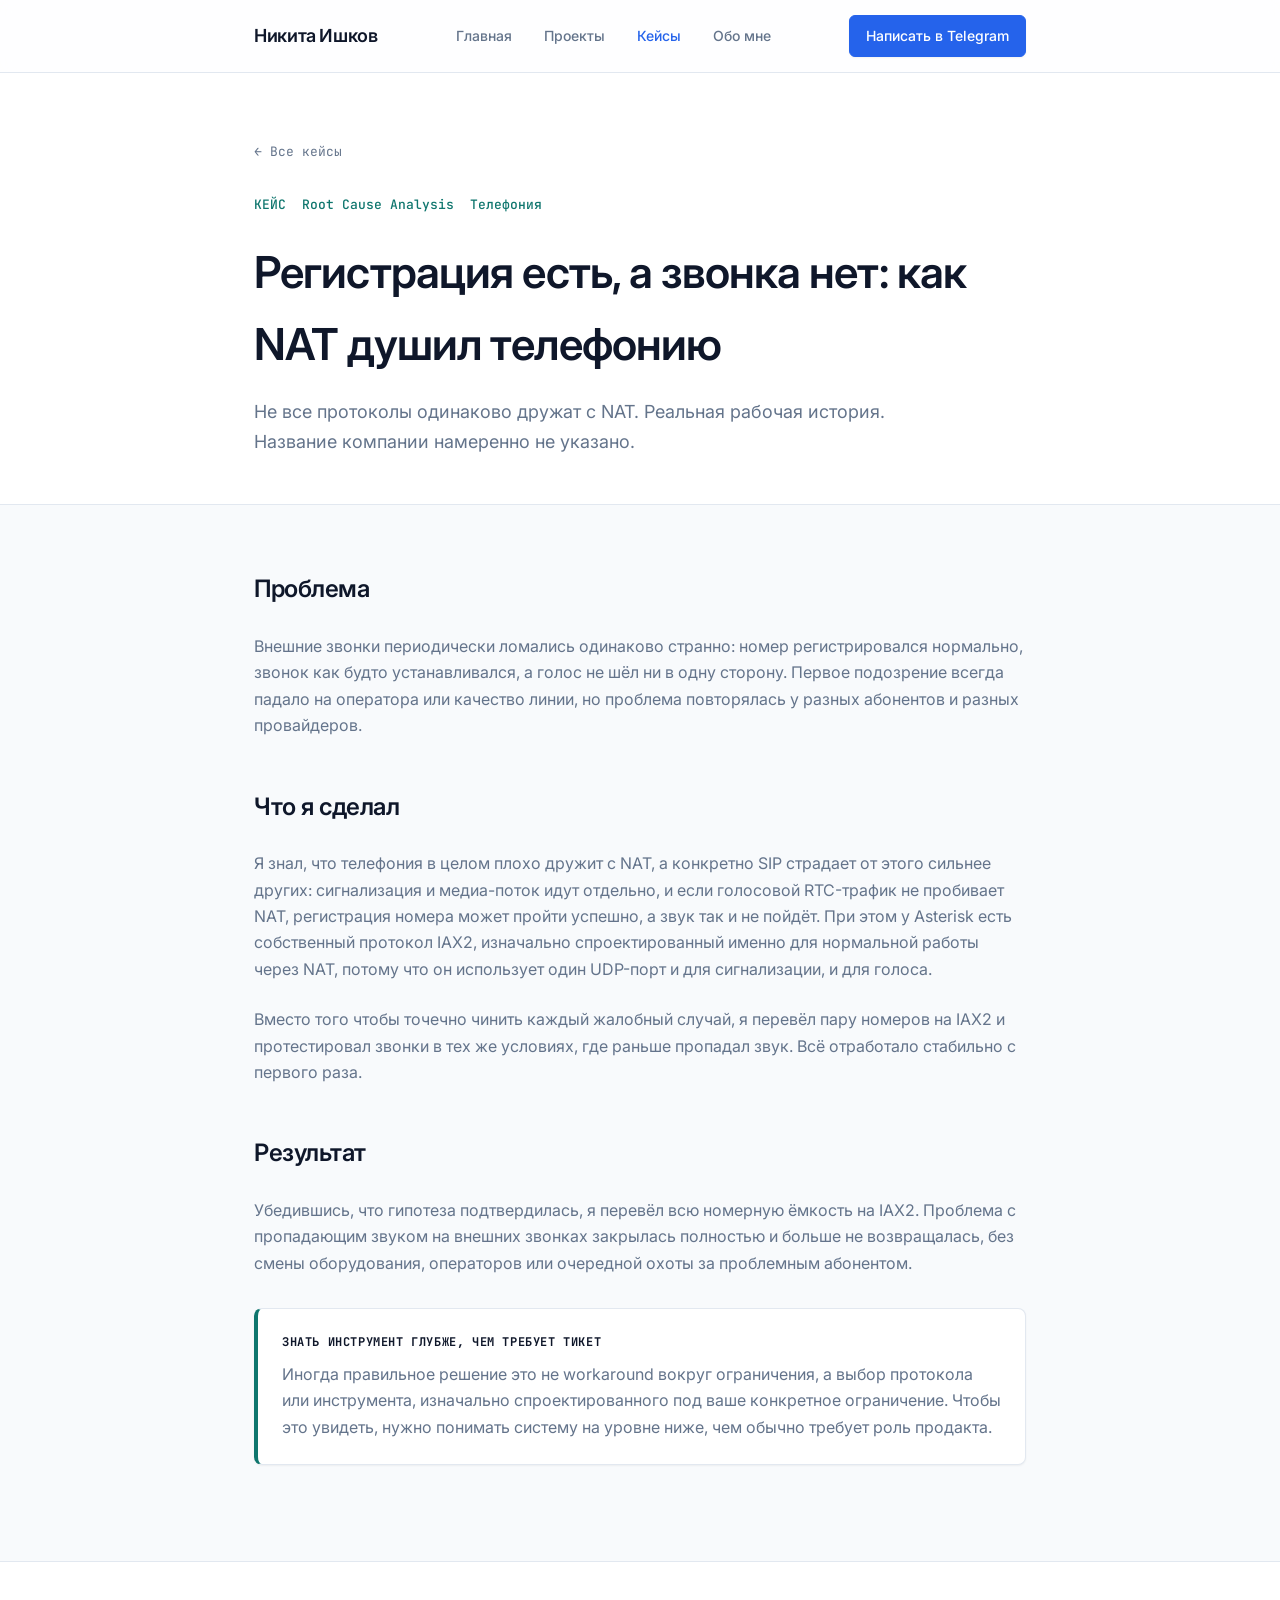
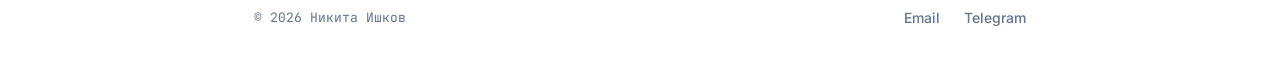
<file: keysy-iax2.html>
<!DOCTYPE html>
<html lang="ru">
<head>
<meta charset="UTF-8">
<meta name="viewport" content="width=device-width, initial-scale=1.0">
<title>Регистрация есть, а звонка нет - Никита Ишков</title>
<link rel="stylesheet" href="styles.css">
</head>
<body>

<header class="site-header">
  <div class="wrap header-wrap">
    <a href="index.html" class="logo">Никита Ишков</a>
    <nav class="main-nav">
      <a href="index.html">Главная</a>
      <a href="proekty.html">Проекты</a>
      <a href="keysy.html" class="active">Кейсы</a>
      <a href="obo-mne.html">Обо мне</a>
    </nav>
    <div class="header-actions">
      <a href="https://t.me/aiotak" class="btn btn-primary" target="_blank">Написать в Telegram</a>
    </div>
  </div>
</header>

<div class="detail-header cases">
  <div class="wrap">
    <a href="keysy.html" class="back">← Все кейсы</a>
    <div class="meta">
      <span>КЕЙС</span>
      <span>Root Cause Analysis</span>
      <span>Телефония</span>
    </div>
    <h1>Регистрация есть, а звонка нет: как NAT душил телефонию</h1>
    <p class="dek">Не все протоколы одинаково дружат с NAT. Реальная рабочая история. Название компании намеренно не указано.</p>
  </div>
</div>

<div class="wrap">
  <div class="prose">
    <h2>Проблема</h2>
    <p>
      Внешние звонки периодически ломались одинаково странно: номер регистрировался нормально, звонок как будто устанавливался, а голос не шёл ни в одну сторону. Первое подозрение всегда падало на оператора или качество линии, но проблема повторялась у разных абонентов и разных провайдеров.
    </p>

    <h2>Что я сделал</h2>
    <p>
      Я знал, что телефония в целом плохо дружит с NAT, а конкретно SIP страдает от этого сильнее других: сигнализация и медиа-поток идут отдельно, и если голосовой RTC-трафик не пробивает NAT, регистрация номера может пройти успешно, а звук так и не пойдёт. При этом у Asterisk есть собственный протокол IAX2, изначально спроектированный именно для нормальной работы через NAT, потому что он использует один UDP-порт и для сигнализации, и для голоса.
    </p>
    <p>
      Вместо того чтобы точечно чинить каждый жалобный случай, я перевёл пару номеров на IAX2 и протестировал звонки в тех же условиях, где раньше пропадал звук. Всё отработало стабильно с первого раза.
    </p>

    <h2>Результат</h2>
    <p>
      Убедившись, что гипотеза подтвердилась, я перевёл всю номерную ёмкость на IAX2. Проблема с пропадающим звуком на внешних звонках закрылась полностью и больше не возвращалась, без смены оборудования, операторов или очередной охоты за проблемным абонентом.
    </p>

    <div class="callout case-flavor">
      <strong>Знать инструмент глубже, чем требует тикет</strong>
      Иногда правильное решение это не workaround вокруг ограничения, а выбор протокола или инструмента, изначально спроектированного под ваше конкретное ограничение. Чтобы это увидеть, нужно понимать систему на уровне ниже, чем обычно требует роль продакта.
    </div>

  </div>
</div>

<footer class="site-footer">
  <div class="wrap">
    <p>© 2026 Никита Ишков</p>
    <div class="socials">
      <a href="mailto:flyrussel@gmail.com">Email</a>
      <a href="https://t.me/aiotak">Telegram</a>
    </div>
  </div>
</footer>

</body>
</html>
</file>
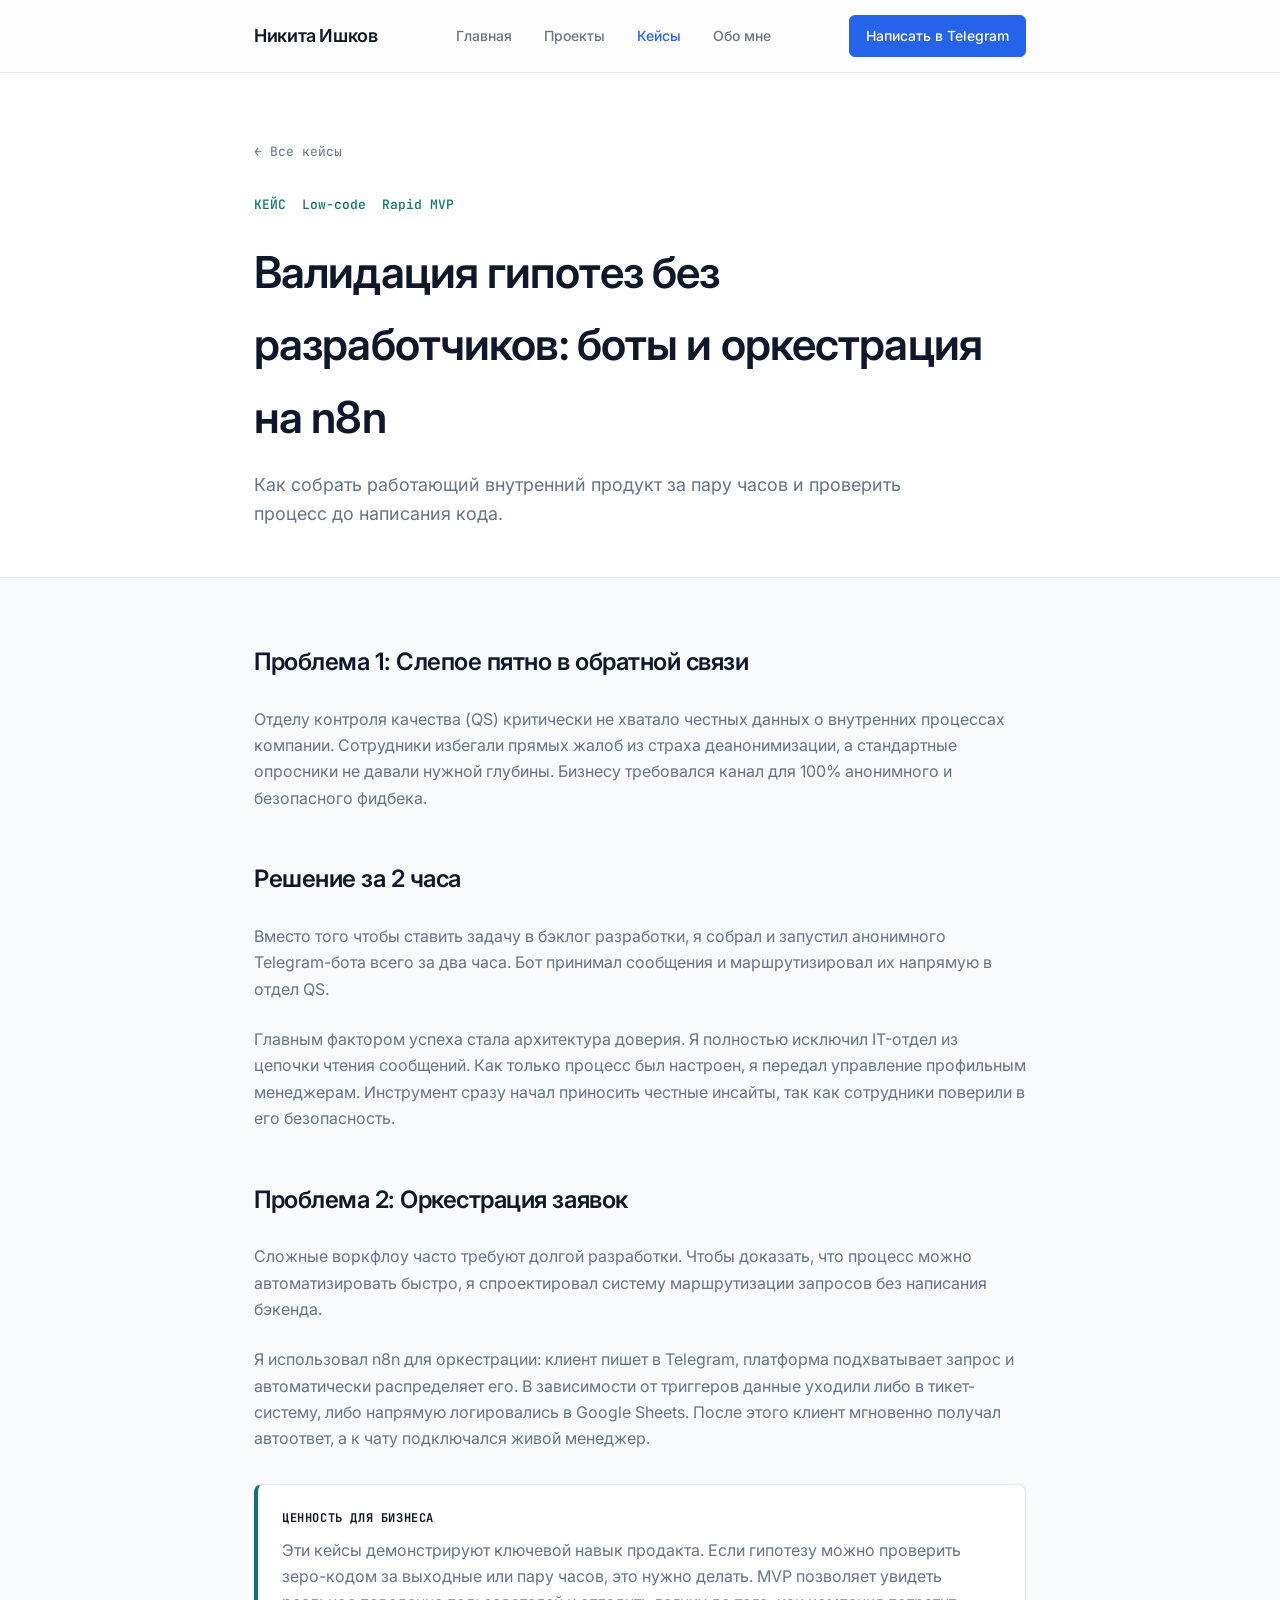
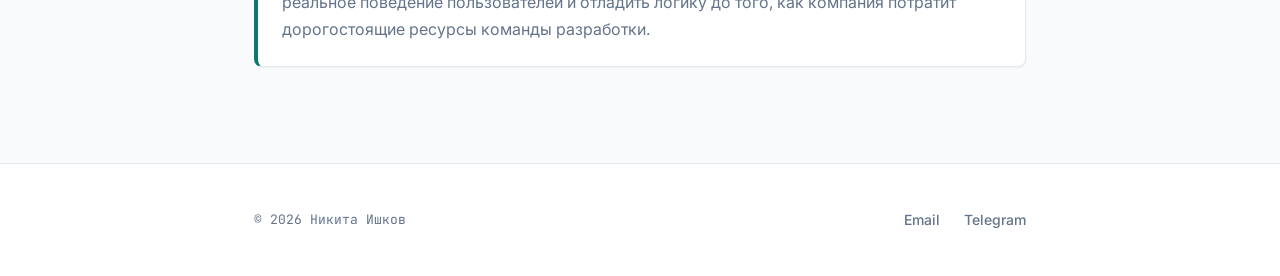
<file: keysy-mvp.html>
<!DOCTYPE html>
<html lang="ru">
<head>
<meta charset="UTF-8">
<meta name="viewport" content="width=device-width, initial-scale=1.0">
<title>Rapid MVP и Low-code - Никита Ишков</title>
<link rel="stylesheet" href="styles.css">
</head>
<body>

<header class="site-header">
  <div class="wrap header-wrap">
    <a href="index.html" class="logo">Никита Ишков</a>
    <nav class="main-nav">
      <a href="index.html">Главная</a>
      <a href="proekty.html">Проекты</a>
      <a href="keysy.html" class="active">Кейсы</a>
      <a href="obo-mne.html">Обо мне</a>
    </nav>
    <div class="header-actions">
      <a href="https://t.me/aiotak" class="btn btn-primary" target="_blank">Написать в Telegram</a>
    </div>
  </div>
</header>

<div class="detail-header cases">
  <div class="wrap">
    <a href="keysy.html" class="back">← Все кейсы</a>
    <div class="meta">
      <span>КЕЙС</span>
      <span>Low-code</span>
      <span>Rapid MVP</span>
    </div>
    <h1>Валидация гипотез без разработчиков: боты и оркестрация на n8n</h1>
    <p class="dek">Как собрать работающий внутренний продукт за пару часов и проверить процесс до написания кода.</p>
  </div>
</div>

<div class="wrap">
  <div class="prose">
    <h2>Проблема 1: Слепое пятно в обратной связи</h2>
    <p>
      Отделу контроля качества (QS) критически не хватало честных данных о внутренних процессах компании. Сотрудники избегали прямых жалоб из страха деанонимизации, а стандартные опросники не давали нужной глубины. Бизнесу требовался канал для 100% анонимного и безопасного фидбека.
    </p>

    <h2>Решение за 2 часа</h2>
    <p>
      Вместо того чтобы ставить задачу в бэклог разработки, я собрал и запустил анонимного Telegram-бота всего за два часа. Бот принимал сообщения и маршрутизировал их напрямую в отдел QS. 
    </p>
    <p>
      Главным фактором успеха стала архитектура доверия. Я полностью исключил IT-отдел из цепочки чтения сообщений. Как только процесс был настроен, я передал управление профильным менеджерам. Инструмент сразу начал приносить честные инсайты, так как сотрудники поверили в его безопасность.
    </p>

    <h2>Проблема 2: Оркестрация заявок</h2>
    <p>
      Сложные воркфлоу часто требуют долгой разработки. Чтобы доказать, что процесс можно автоматизировать быстро, я спроектировал систему маршрутизации запросов без написания бэкенда.
    </p>
    <p>
      Я использовал n8n для оркестрации: клиент пишет в Telegram, платформа подхватывает запрос и автоматически распределяет его. В зависимости от триггеров данные уходили либо в тикет-систему, либо напрямую логировались в Google Sheets. После этого клиент мгновенно получал автоответ, а к чату подключался живой менеджер.
    </p>

    <div class="callout case-flavor">
      <strong>Ценность для бизнеса</strong>
      Эти кейсы демонстрируют ключевой навык продакта. Если гипотезу можно проверить зеро-кодом за выходные или пару часов, это нужно делать. MVP позволяет увидеть реальное поведение пользователей и отладить логику до того, как компания потратит дорогостоящие ресурсы команды разработки.
    </div>

  </div>
</div>

<footer class="site-footer">
  <div class="wrap">
    <p>© 2026 Никита Ишков</p>
    <div class="socials">
      <a href="mailto:flyrussel@gmail.com">Email</a>
      <a href="https://t.me/aiotak">Telegram</a>
    </div>
  </div>
</footer>

</body>
</html>
</file>
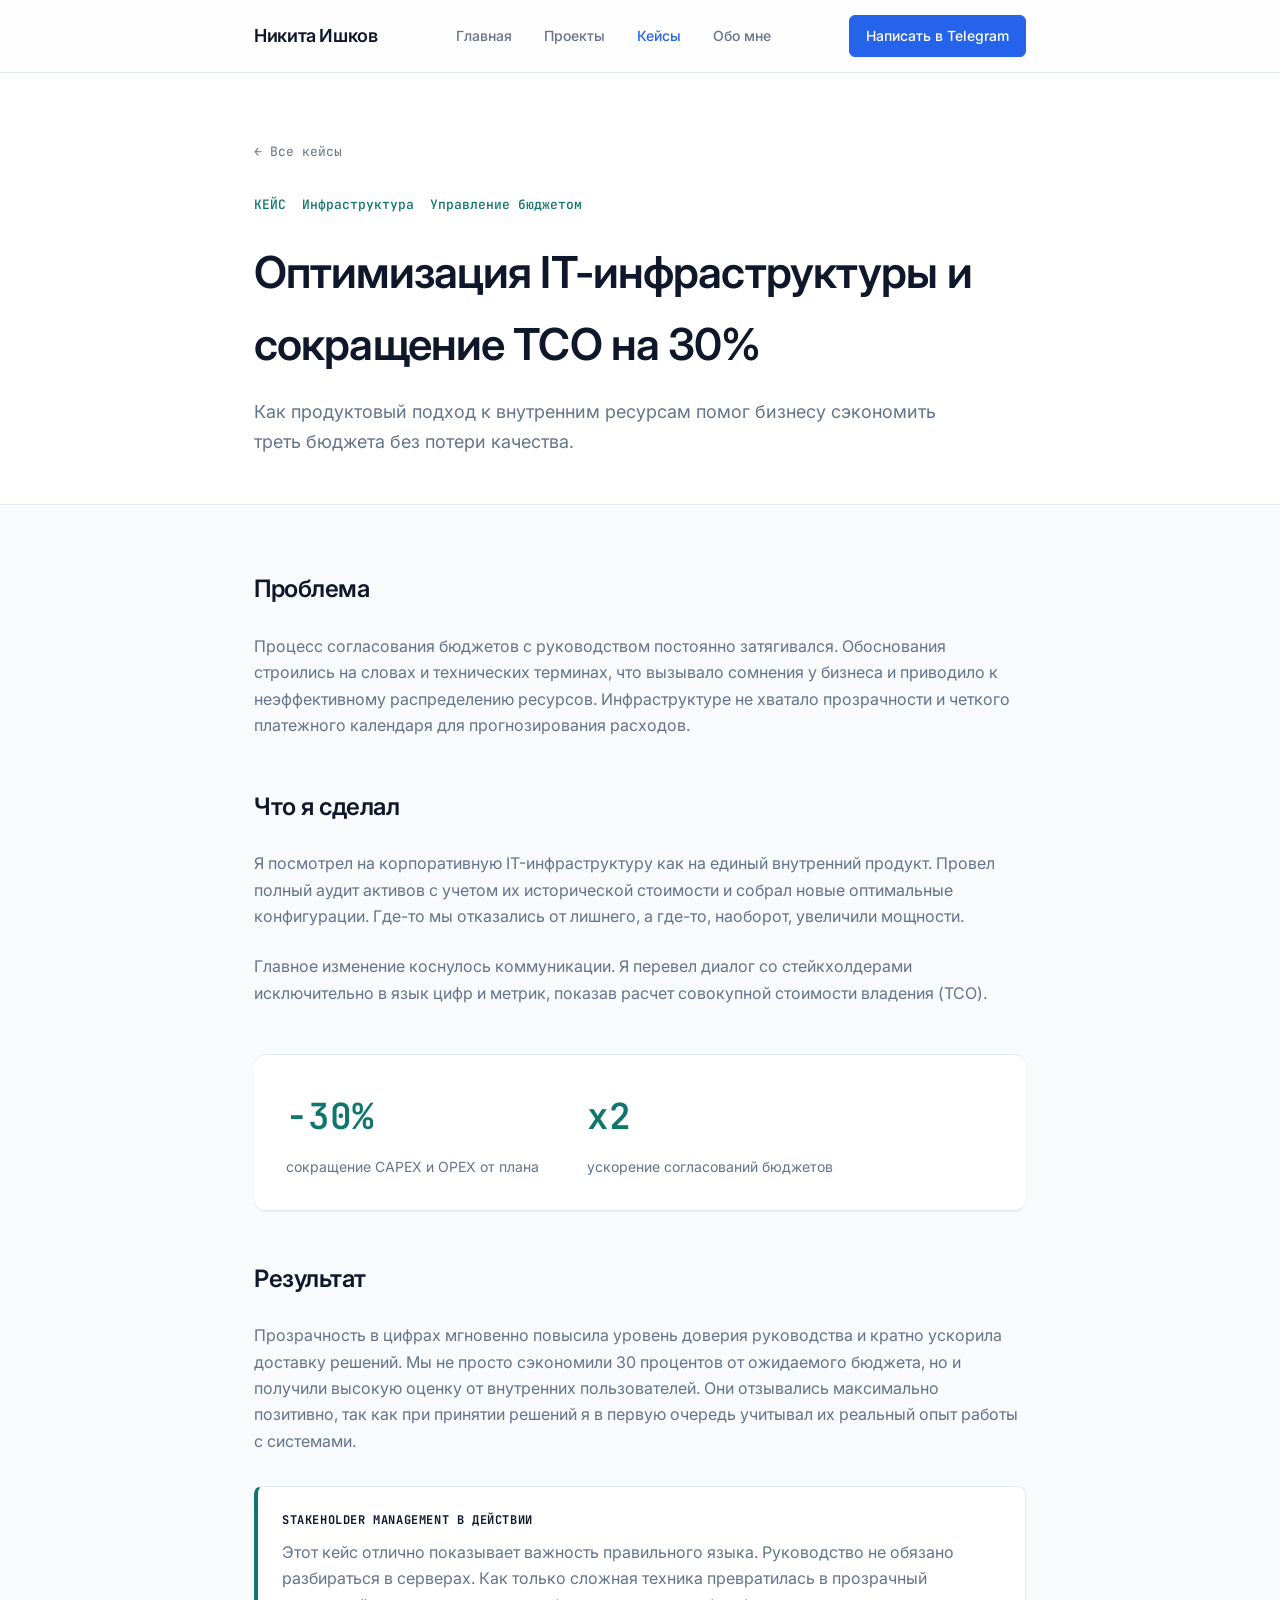
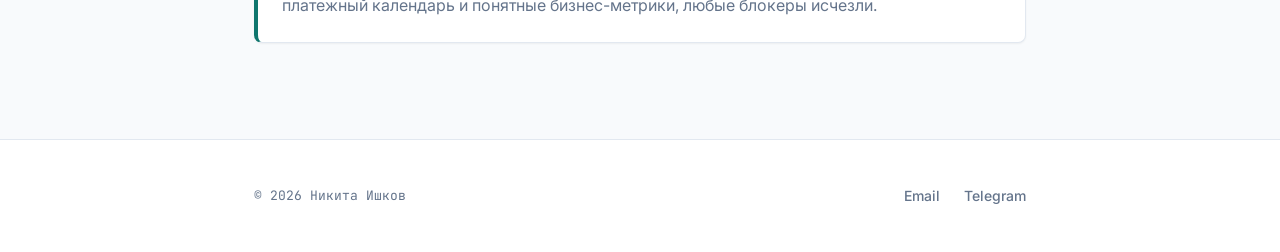
<file: keysy-tco.html>
<!DOCTYPE html>
<html lang="ru">
<head>
<meta charset="UTF-8">
<meta name="viewport" content="width=device-width, initial-scale=1.0">
<title>Оптимизация IT-инфраструктуры - Никита Ишков</title>
<link rel="stylesheet" href="styles.css">
</head>
<body>

<header class="site-header">
  <div class="wrap header-wrap">
    <a href="index.html" class="logo">Никита Ишков</a>
    <nav class="main-nav">
      <a href="index.html">Главная</a>
      <a href="proekty.html">Проекты</a>
      <a href="keysy.html" class="active">Кейсы</a>
      <a href="obo-mne.html">Обо мне</a>
    </nav>
    <div class="header-actions">
      <a href="https://t.me/aiotak" class="btn btn-primary" target="_blank">Написать в Telegram</a>
    </div>
  </div>
</header>

<div class="detail-header cases">
  <div class="wrap">
    <a href="keysy.html" class="back">← Все кейсы</a>
    <div class="meta">
      <span>КЕЙС</span>
      <span>Инфраструктура</span>
      <span>Управление бюджетом</span>
    </div>
    <h1>Оптимизация IT-инфраструктуры и сокращение TCO на 30%</h1>
    <p class="dek">Как продуктовый подход к внутренним ресурсам помог бизнесу сэкономить треть бюджета без потери качества.</p>
  </div>
</div>

<div class="wrap">
  <div class="prose">
    <h2>Проблема</h2>
    <p>
      Процесс согласования бюджетов с руководством постоянно затягивался. Обоснования строились на словах и технических терминах, что вызывало сомнения у бизнеса и приводило к неэффективному распределению ресурсов. Инфраструктуре не хватало прозрачности и четкого платежного календаря для прогнозирования расходов.
    </p>

    <h2>Что я сделал</h2>
    <p>
      Я посмотрел на корпоративную IT-инфраструктуру как на единый внутренний продукт. Провел полный аудит активов с учетом их исторической стоимости и собрал новые оптимальные конфигурации. Где-то мы отказались от лишнего, а где-то, наоборот, увеличили мощности. 
    </p>
    <p>
      Главное изменение коснулось коммуникации. Я перевел диалог со стейкхолдерами исключительно в язык цифр и метрик, показав расчет совокупной стоимости владения (TCO).
    </p>

    <div class="stat-row">
      <div class="stat cases">
        <div class="num">-30%</div>
        <div class="label">сокращение CAPEX и OPEX от плана</div>
      </div>
      <div class="stat cases">
        <div class="num">x2</div>
        <div class="label">ускорение согласований бюджетов</div>
      </div>
    </div>

    <h2>Результат</h2>
    <p>
      Прозрачность в цифрах мгновенно повысила уровень доверия руководства и кратно ускорила доставку решений. Мы не просто сэкономили 30 процентов от ожидаемого бюджета, но и получили высокую оценку от внутренних пользователей. Они отзывались максимально позитивно, так как при принятии решений я в первую очередь учитывал их реальный опыт работы с системами.
    </p>

    <div class="callout case-flavor">
      <strong>Stakeholder Management в действии</strong>
      Этот кейс отлично показывает важность правильного языка. Руководство не обязано разбираться в серверах. Как только сложная техника превратилась в прозрачный платежный календарь и понятные бизнес-метрики, любые блокеры исчезли.
    </div>

  </div>
</div>

<footer class="site-footer">
  <div class="wrap">
    <p>© 2026 Никита Ишков</p>
    <div class="socials">
      <a href="mailto:flyrussel@gmail.com">Email</a>
      <a href="https://t.me/aiotak">Telegram</a>
    </div>
  </div>
</footer>

</body>
</html>
</file>
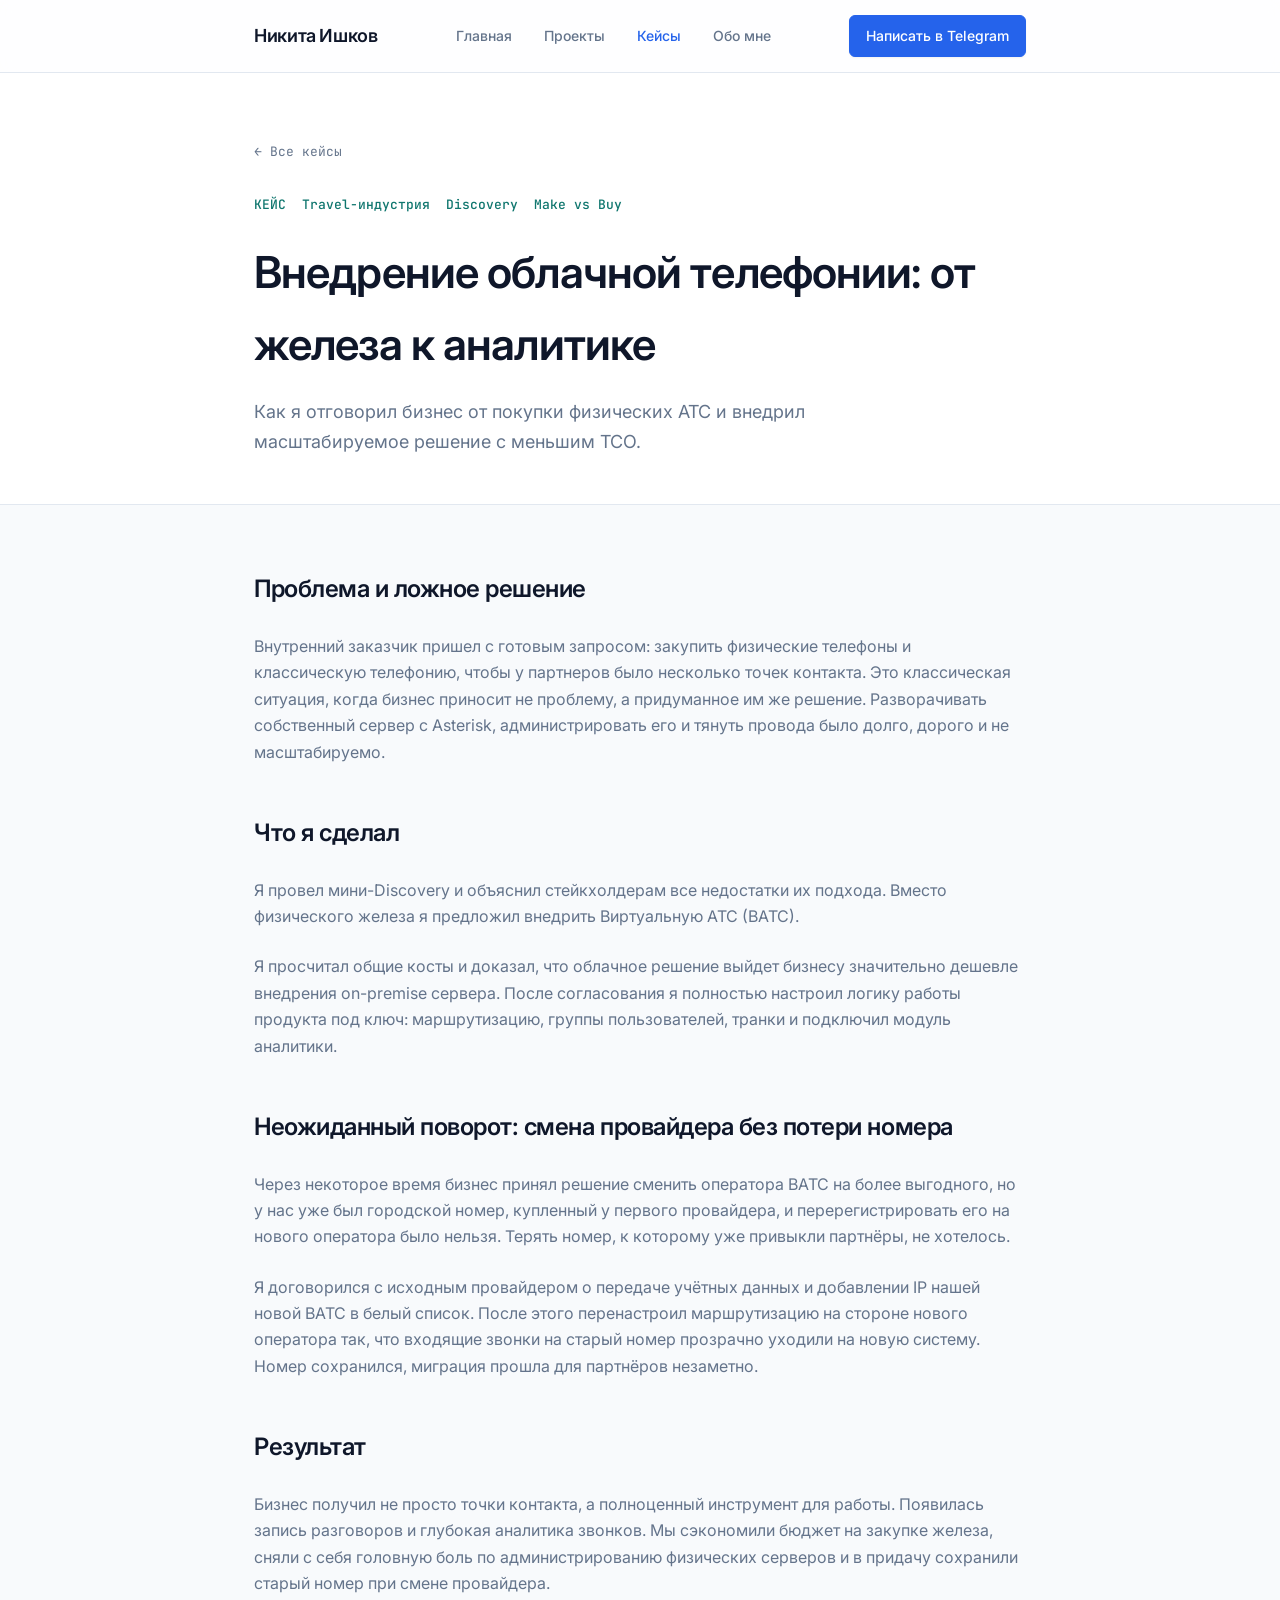
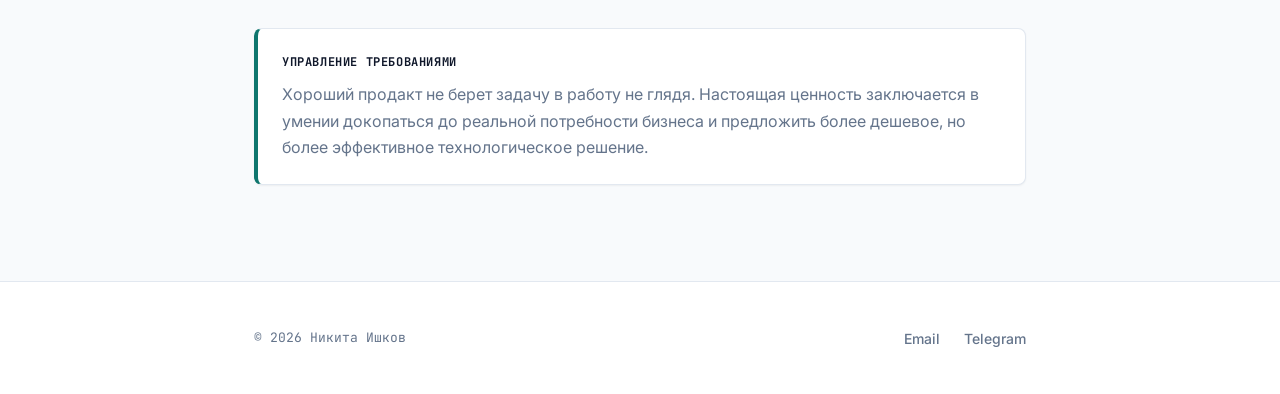
<file: keysy-vats.html>
<!DOCTYPE html>
<html lang="ru">
<head>
<meta charset="UTF-8">
<meta name="viewport" content="width=device-width, initial-scale=1.0">
<title>Внедрение ВАТС - Никита Ишков</title>
<link rel="stylesheet" href="styles.css">
</head>
<body>

<header class="site-header">
  <div class="wrap header-wrap">
    <a href="index.html" class="logo">Никита Ишков</a>
    <nav class="main-nav">
      <a href="index.html">Главная</a>
      <a href="proekty.html">Проекты</a>
      <a href="keysy.html" class="active">Кейсы</a>
      <a href="obo-mne.html">Обо мне</a>
    </nav>
    <div class="header-actions">
      <a href="https://t.me/aiotak" class="btn btn-primary" target="_blank">Написать в Telegram</a>
    </div>
  </div>
</header>

<div class="detail-header cases">
  <div class="wrap">
    <a href="keysy.html" class="back">← Все кейсы</a>
    <div class="meta">
      <span>КЕЙС</span>
      <span>Travel-индустрия</span>
      <span>Discovery</span>
      <span>Make vs Buy</span>
    </div>
    <h1>Внедрение облачной телефонии: от железа к аналитике</h1>
    <p class="dek">Как я отговорил бизнес от покупки физических АТС и внедрил масштабируемое решение с меньшим TCO.</p>
  </div>
</div>

<div class="wrap">
  <div class="prose">
    <h2>Проблема и ложное решение</h2>
    <p>
      Внутренний заказчик пришел с готовым запросом: закупить физические телефоны и классическую телефонию, чтобы у партнеров было несколько точек контакта. Это классическая ситуация, когда бизнес приносит не проблему, а придуманное им же решение. Разворачивать собственный сервер с Asterisk, администрировать его и тянуть провода было долго, дорого и не масштабируемо.
    </p>

    <h2>Что я сделал</h2>
    <p>
      Я провел мини-Discovery и объяснил стейкхолдерам все недостатки их подхода. Вместо физического железа я предложил внедрить Виртуальную АТС (ВАТС).
    </p>
    <p>
      Я просчитал общие косты и доказал, что облачное решение выйдет бизнесу значительно дешевле внедрения on-premise сервера. После согласования я полностью настроил логику работы продукта под ключ: маршрутизацию, группы пользователей, транки и подключил модуль аналитики.
    </p>

    <h2>Неожиданный поворот: смена провайдера без потери номера</h2>
    <p>
      Через некоторое время бизнес принял решение сменить оператора ВАТС на более выгодного, но у нас уже был городской номер, купленный у первого провайдера, и перерегистрировать его на нового оператора было нельзя. Терять номер, к которому уже привыкли партнёры, не хотелось.
    </p>
    <p>
      Я договорился с исходным провайдером о передаче учётных данных и добавлении IP нашей новой ВАТС в белый список. После этого перенастроил маршрутизацию на стороне нового оператора так, что входящие звонки на старый номер прозрачно уходили на новую систему. Номер сохранился, миграция прошла для партнёров незаметно.
    </p>

    <h2>Результат</h2>
    <p>
      Бизнес получил не просто точки контакта, а полноценный инструмент для работы. Появилась запись разговоров и глубокая аналитика звонков. Мы сэкономили бюджет на закупке железа, сняли с себя головную боль по администрированию физических серверов и в придачу сохранили старый номер при смене провайдера.
    </p>

    <div class="callout case-flavor">
      <strong>Управление требованиями</strong>
      Хороший продакт не берет задачу в работу не глядя. Настоящая ценность заключается в умении докопаться до реальной потребности бизнеса и предложить более дешевое, но более эффективное технологическое решение.
    </div>

  </div>
</div>

<footer class="site-footer">
  <div class="wrap">
    <p>© 2026 Никита Ишков</p>
    <div class="socials">
      <a href="mailto:flyrussel@gmail.com">Email</a>
      <a href="https://t.me/aiotak">Telegram</a>
    </div>
  </div>
</footer>

</body>
</html>
</file>
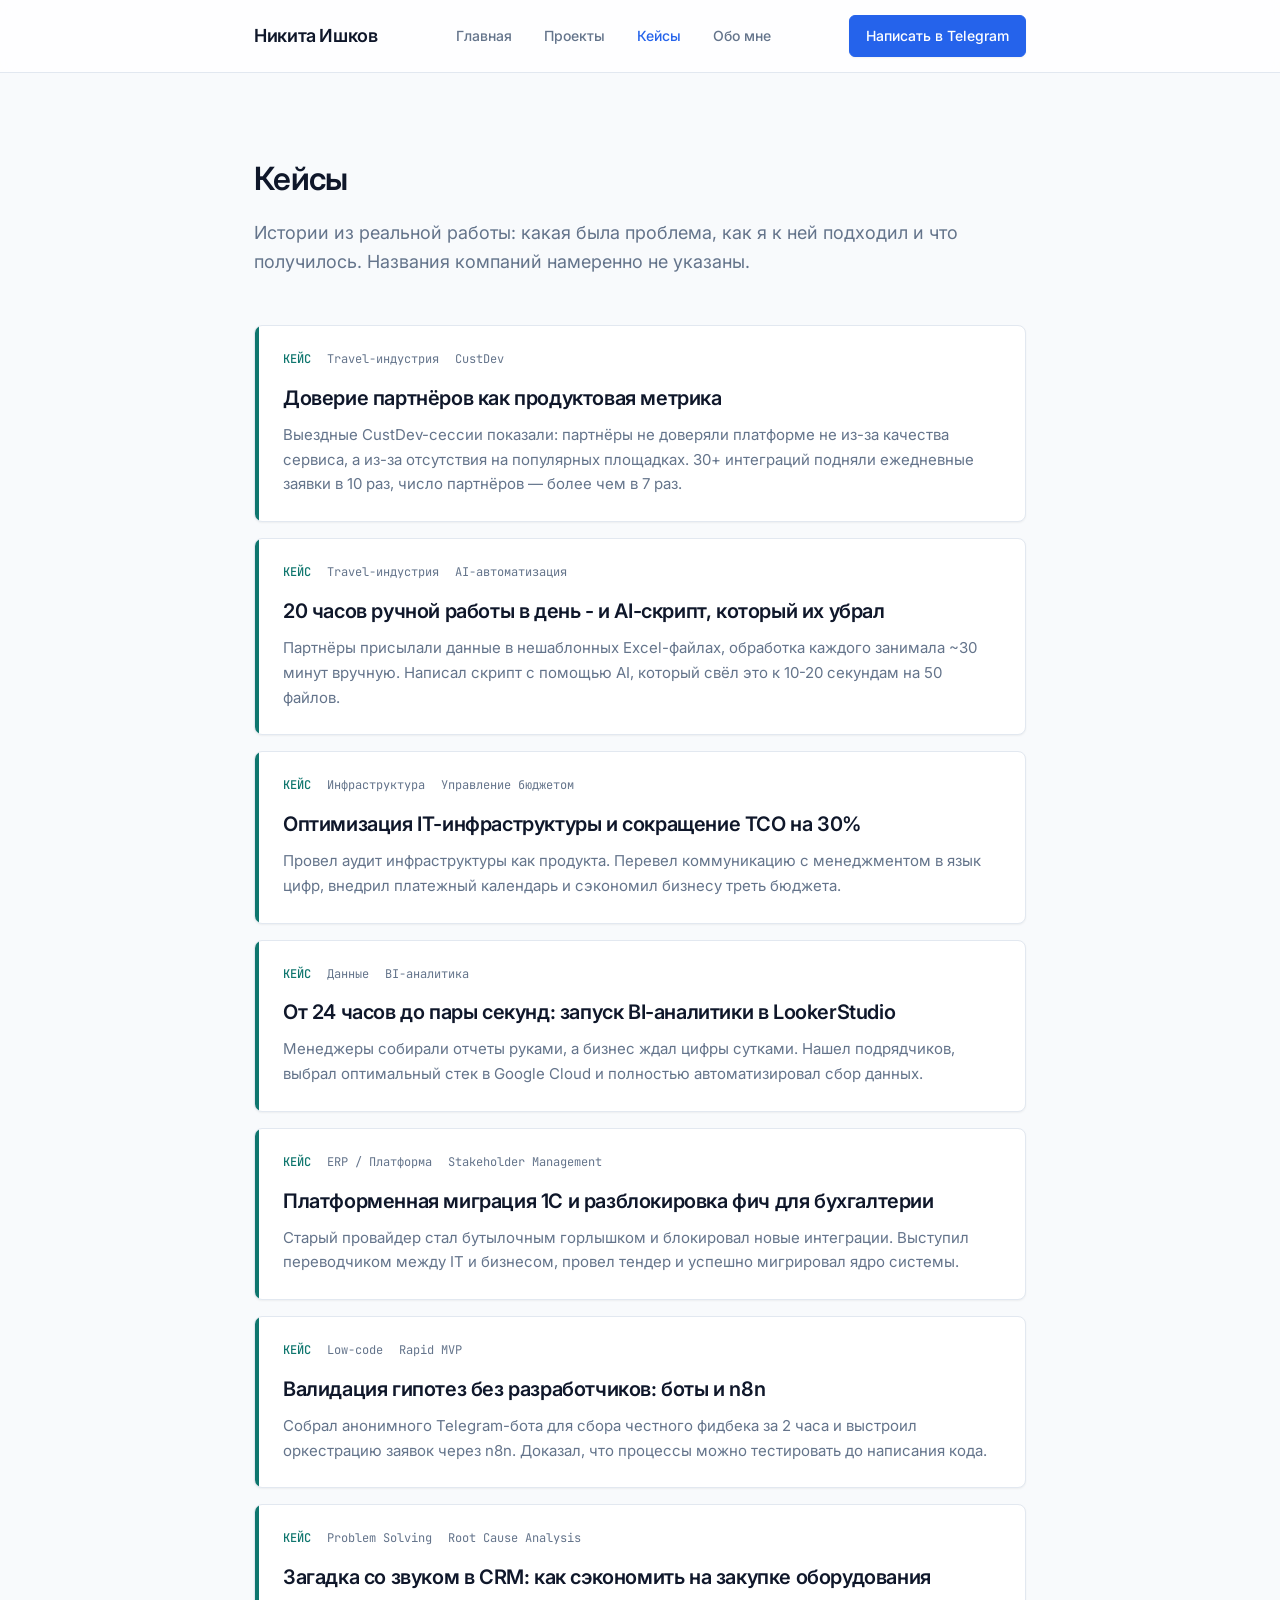
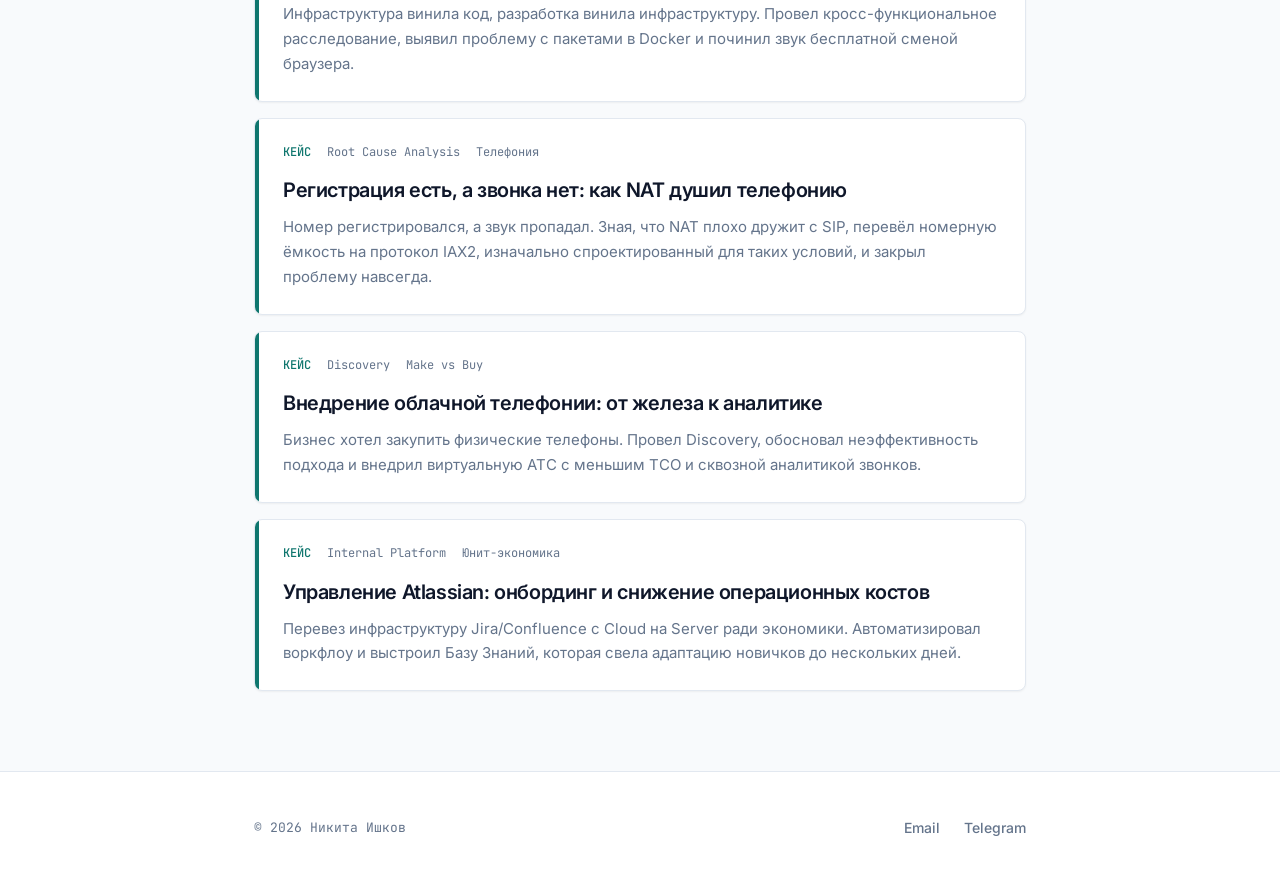
<file: keysy.html>
<!DOCTYPE html>
<html lang="ru">
<head>
<meta charset="UTF-8">
<meta name="viewport" content="width=device-width, initial-scale=1.0">
<title>Кейсы - Никита Ишков</title>
<link rel="stylesheet" href="styles.css">
</head>
<body>

<header class="site-header">
  <div class="wrap header-wrap">
    <a href="index.html" class="logo">Никита Ишков</a>
    <nav class="main-nav">
      <a href="index.html">Главная</a>
      <a href="proekty.html">Проекты</a>
      <a href="keysy.html" class="active">Кейсы</a>
      <a href="obo-mne.html">Обо мне</a>
    </nav>
    <div class="header-actions">
      <a href="https://t.me/aiotak" class="btn btn-primary" target="_blank">Написать в Telegram</a>
    </div>
  </div>
</header>

<section class="section">
  <div class="wrap">
    <h1 class="section-title">Кейсы</h1>
    <p class="section-sub">
      Истории из реальной работы: какая была проблема, как я к ней подходил и что получилось. Названия компаний намеренно не указаны.
    </p>

    <div class="entry-list">

      <!-- ФЛАГМАНСКИЙ КЕЙС: CustDev + рост B2B-платформы -->
      <a href="keysy-custdev.html" class="entry-row cases">
        <div class="rail"></div>
        <div class="body">
          <div class="meta">
            <span>КЕЙС</span>
            <span>Travel-индустрия</span>
            <span>CustDev</span>
          </div>
          <h3>Доверие партнёров как продуктовая метрика</h3>
          <p>Выездные CustDev-сессии показали: партнёры не доверяли платформе не из-за качества сервиса, а из-за отсутствия на популярных площадках. 30+ интеграций подняли ежедневные заявки в 10 раз, число партнёров — более чем в 7 раз.</p>
        </div>
      </a>

      <a href="keysy-excel-automation.html" class="entry-row cases">
        <div class="rail"></div>
        <div class="body">
          <div class="meta">
            <span>КЕЙС</span>
            <span>Travel-индустрия</span>
            <span>AI-автоматизация</span>
          </div>
          <h3>20 часов ручной работы в день - и AI-скрипт, который их убрал</h3>
          <p>Партнёры присылали данные в нешаблонных Excel-файлах, обработка каждого занимала ~30 минут вручную. Написал скрипт с помощью AI, который свёл это к 10-20 секундам на 50 файлов.</p>
        </div>
      </a>

      <!-- НОВЫЙ КЕЙС: TCO -->
      <a href="keysy-tco.html" class="entry-row cases">
        <div class="rail"></div>
        <div class="body">
          <div class="meta">
            <span>КЕЙС</span>
            <span>Инфраструктура</span>
            <span>Управление бюджетом</span>
          </div>
          <h3>Оптимизация IT-инфраструктуры и сокращение TCO на 30%</h3>
          <p>Провел аудит инфраструктуры как продукта. Перевел коммуникацию с менеджментом в язык цифр, внедрил платежный календарь и сэкономил бизнесу треть бюджета.</p>
        </div>
      </a>

      <!-- НОВЫЙ КЕЙС: Looker BI -->
      <a href="keysy-bi.html" class="entry-row cases">
        <div class="rail"></div>
        <div class="body">
          <div class="meta">
            <span>КЕЙС</span>
            <span>Данные</span>
            <span>BI-аналитика</span>
          </div>
          <h3>От 24 часов до пары секунд: запуск BI-аналитики в LookerStudio</h3>
          <p>Менеджеры собирали отчеты руками, а бизнес ждал цифры сутками. Нашел подрядчиков, выбрал оптимальный стек в Google Cloud и полностью автоматизировал сбор данных.</p>
        </div>
      </a>

      <!-- НОВЫЙ КЕЙС: 1C -->
      <a href="keysy-1c.html" class="entry-row cases">
        <div class="rail"></div>
        <div class="body">
          <div class="meta">
            <span>КЕЙС</span>
            <span>ERP / Платформа</span>
            <span>Stakeholder Management</span>
          </div>
          <h3>Платформенная миграция 1С и разблокировка фич для бухгалтерии</h3>
          <p>Старый провайдер стал бутылочным горлышком и блокировал новые интеграции. Выступил переводчиком между IT и бизнесом, провел тендер и успешно мигрировал ядро системы.</p>
        </div>
      </a>

      <!-- КЕЙС: MVP и Боты -->
      <a href="keysy-mvp.html" class="entry-row cases">
        <div class="rail"></div>
        <div class="body">
          <div class="meta">
            <span>КЕЙС</span>
            <span>Low-code</span>
            <span>Rapid MVP</span>
          </div>
          <h3>Валидация гипотез без разработчиков: боты и n8n</h3>
          <p>Собрал анонимного Telegram-бота для сбора честного фидбека за 2 часа и выстроил оркестрацию заявок через n8n. Доказал, что процессы можно тестировать до написания кода.</p>
        </div>
      </a>
      
      <!-- НОВЫЙ КЕЙС: CRM и Звук -->
      <a href="keysy-crm-audio.html" class="entry-row cases">
        <div class="rail"></div>
        <div class="body">
          <div class="meta">
            <span>КЕЙС</span>
            <span>Problem Solving</span>
            <span>Root Cause Analysis</span>
          </div>
          <h3>Загадка со звуком в CRM: как сэкономить на закупке оборудования</h3>
          <p>Инфраструктура винила код, разработка винила инфраструктуру. Провел кросс-функциональное расследование, выявил проблему с пакетами в Docker и починил звук бесплатной сменой браузера.</p>
        </div>
      </a>

      <!-- НОВЫЙ КЕЙС: IAX2 / NAT -->
      <a href="keysy-iax2.html" class="entry-row cases">
        <div class="rail"></div>
        <div class="body">
          <div class="meta">
            <span>КЕЙС</span>
            <span>Root Cause Analysis</span>
            <span>Телефония</span>
          </div>
          <h3>Регистрация есть, а звонка нет: как NAT душил телефонию</h3>
          <p>Номер регистрировался, а звук пропадал. Зная, что NAT плохо дружит с SIP, перевёл номерную ёмкость на протокол IAX2, изначально спроектированный для таких условий, и закрыл проблему навсегда.</p>
        </div>
      </a>      

      <!-- НОВЫЙ КЕЙС: ВАТС -->
      <a href="keysy-vats.html" class="entry-row cases">
        <div class="rail"></div>
        <div class="body">
          <div class="meta">
            <span>КЕЙС</span>
            <span>Discovery</span>
            <span>Make vs Buy</span>
          </div>
          <h3>Внедрение облачной телефонии: от железа к аналитике</h3>
          <p>Бизнес хотел закупить физические телефоны. Провел Discovery, обосновал неэффективность подхода и внедрил виртуальную АТС с меньшим TCO и сквозной аналитикой звонков.</p>
        </div>
      </a>

      <!-- НОВЫЙ КЕЙС: Atlassian -->
      <a href="keysy-atlassian.html" class="entry-row cases">
        <div class="rail"></div>
        <div class="body">
          <div class="meta">
            <span>КЕЙС</span>
            <span>Internal Platform</span>
            <span>Юнит-экономика</span>
          </div>
          <h3>Управление Atlassian: онбординг и снижение операционных костов</h3>
          <p>Перевез инфраструктуру Jira/Confluence с Cloud на Server ради экономики. Автоматизировал воркфлоу и выстроил Базу Знаний, которая свела адаптацию новичков до нескольких дней.</p>
        </div>
      </a>

    </div>
  </div>
</section>

<footer class="site-footer">
  <div class="wrap">
    <p>© 2026 Никита Ишков</p>
    <div class="socials">
      <a href="mailto:flyrussel@gmail.com">Email</a>
      <a href="https://t.me/aiotak">Telegram</a>
    </div>
  </div>
</footer>

</body>
</html>
</file>
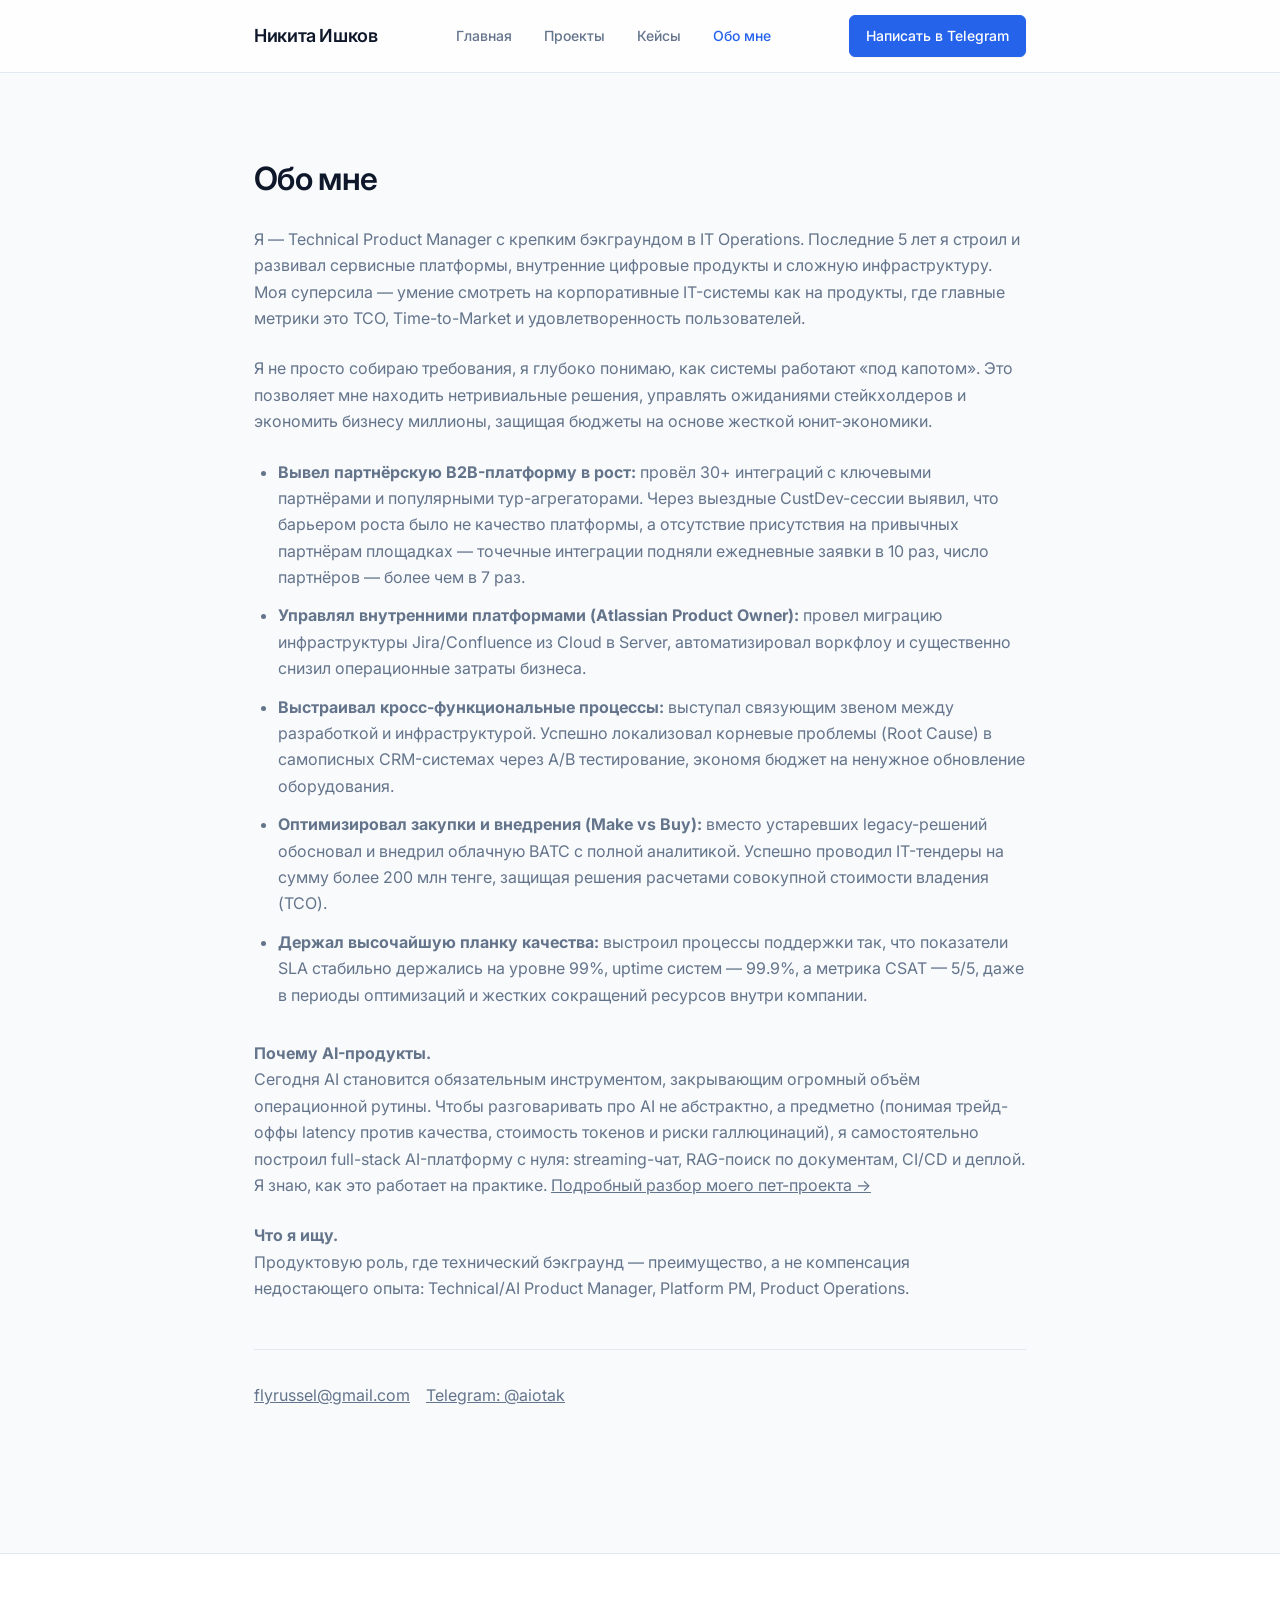
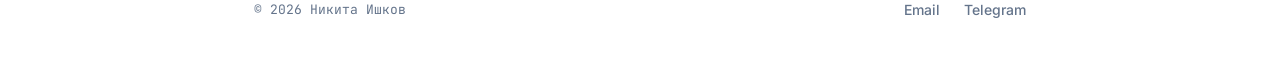
<file: obo-mne.html>
<!DOCTYPE html>
<html lang="ru">
<head>
<meta charset="UTF-8">
<meta name="viewport" content="width=device-width, initial-scale=1.0">
<title>Обо мне — Никита Ишков</title>
<link rel="stylesheet" href="styles.css">
</head>
<body>

<header class="site-header">
  <div class="wrap header-wrap">
    <a href="index.html" class="logo">Никита Ишков</a>
    <nav class="main-nav">
      <a href="index.html">Главная</a>
      <a href="proekty.html">Проекты</a>
      <a href="keysy.html">Кейсы</a>
      <a href="obo-mne.html" class="active">Обо мне</a>
    </nav>
    <div class="header-actions">
      <a href="https://t.me/aiotak" class="btn btn-primary" target="_blank">Написать в Telegram</a>
    </div>
  </div>
</header>

<section class="section">
  <div class="wrap">
    <h1 class="section-title">Обо мне</h1>

    <div class="about-body">
      <p>
        Я — Technical Product Manager с крепким бэкграундом в IT Operations. 
        Последние 5 лет я строил и развивал сервисные платформы, внутренние цифровые продукты 
        и сложную инфраструктуру. Моя суперсила — умение смотреть на корпоративные 
        IT-системы как на продукты, где главные метрики это TCO, Time-to-Market и удовлетворенность пользователей.
      </p>

      <p>
        Я не просто собираю требования, я глубоко понимаю, как системы работают «под капотом». 
        Это позволяет мне находить нетривиальные решения, управлять ожиданиями стейкхолдеров 
        и экономить бизнесу миллионы, защищая бюджеты на основе жесткой юнит-экономики.
      </p>

      <ul>
        <li><strong>Вывел партнёрскую B2B-платформу в рост:</strong> провёл 30+ интеграций с ключевыми партнёрами и популярными тур-агрегаторами. Через выездные CustDev-сессии выявил, что барьером роста было не качество платформы, а отсутствие присутствия на привычных партнёрам площадках — точечные интеграции подняли ежедневные заявки в 10 раз, число партнёров — более чем в 7 раз.</li>
        <li><strong>Управлял внутренними платформами (Atlassian Product Owner):</strong> провел миграцию инфраструктуры Jira/Confluence из Cloud в Server, автоматизировал воркфлоу и существенно снизил операционные затраты бизнеса.</li>
        <li><strong>Выстраивал кросс-функциональные процессы:</strong> выступал связующим звеном между разработкой и инфраструктурой. Успешно локализовал корневые проблемы (Root Cause) в самописных CRM-системах через A/B тестирование, экономя бюджет на ненужное обновление оборудования.</li>
        <li><strong>Оптимизировал закупки и внедрения (Make vs Buy):</strong> вместо устаревших legacy-решений обосновал и внедрил облачную ВАТС с полной аналитикой. Успешно проводил IT-тендеры на сумму более 200 млн тенге, защищая решения расчетами совокупной стоимости владения (TCO).</li>
        <li><strong>Держал высочайшую планку качества:</strong> выстроил процессы поддержки так, что показатели SLA стабильно держались на уровне 99%, uptime систем — 99.9%, а метрика CSAT — 5/5, даже в периоды оптимизаций и жестких сокращений ресурсов внутри компании.</li>
      </ul>

      <p>
        <strong>Почему AI-продукты.</strong><br>
        Сегодня AI становится обязательным инструментом, закрывающим огромный объём операционной рутины. 
        Чтобы разговаривать про AI не абстрактно, а предметно (понимая трейд-оффы latency против качества, 
        стоимость токенов и риски галлюцинаций), я самостоятельно построил full-stack AI-платформу с нуля: 
        streaming-чат, RAG-поиск по документам, CI/CD и деплой. Я знаю, как это работает на практике.
        <a href="proekty-travel-ai.html" style="text-decoration: underline;">Подробный разбор моего пет-проекта →</a>
      </p>

      <p>
        <strong>Что я ищу.</strong><br>
        Продуктовую роль, где технический бэкграунд — преимущество, а не компенсация недостающего
        опыта: Technical/AI Product Manager, Platform PM, Product Operations.
      </p>

      <div class="contact-row">
        <a href="mailto:flyrussel@gmail.com">flyrussel@gmail.com</a>
        <a href="https://t.me/aiotak">Telegram: @aiotak</a>
      </div>
    </div>
  </div>
</section>

<footer class="site-footer">
  <div class="wrap">
    <p>© 2026 Никита Ишков</p>
    <div class="socials">
      <a href="mailto:flyrussel@gmail.com">Email</a>
      <a href="https://t.me/aiotak">Telegram</a>
    </div>
  </div>
</footer>

</body>
</html>
</file>
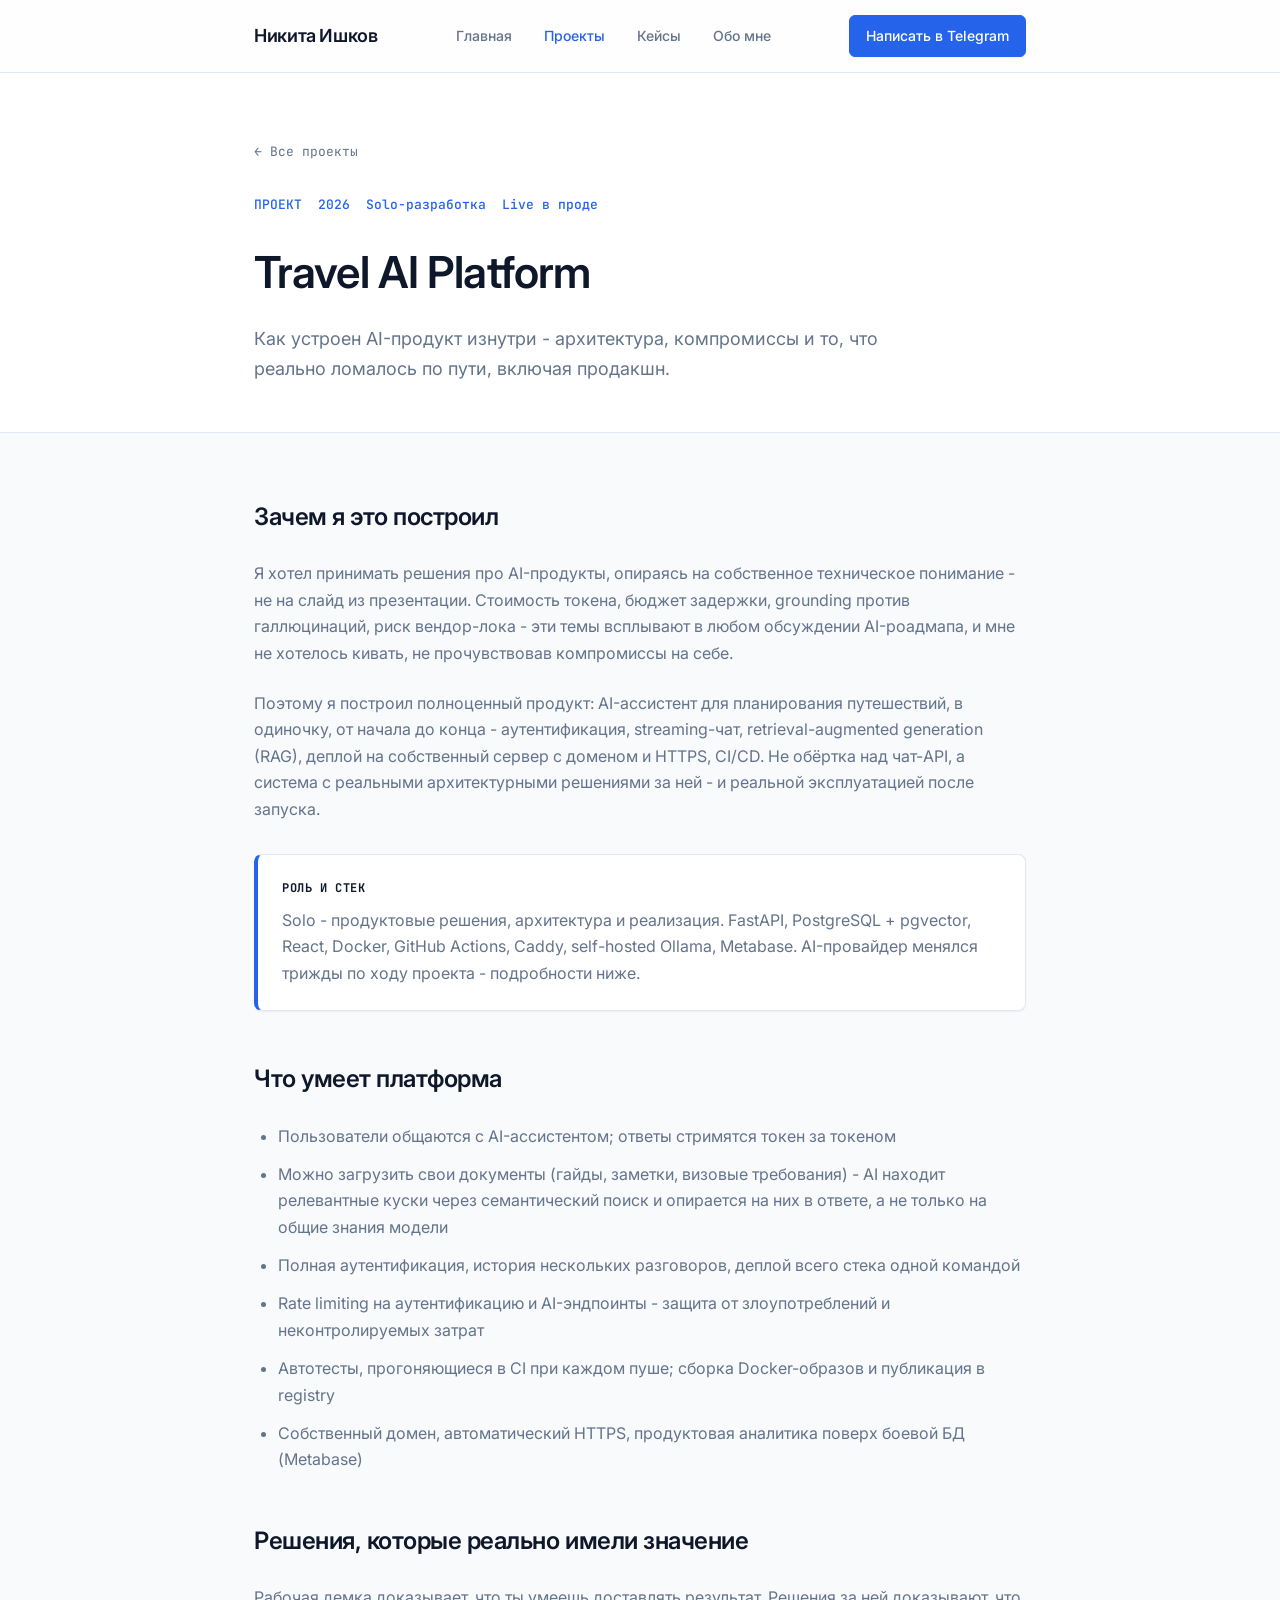
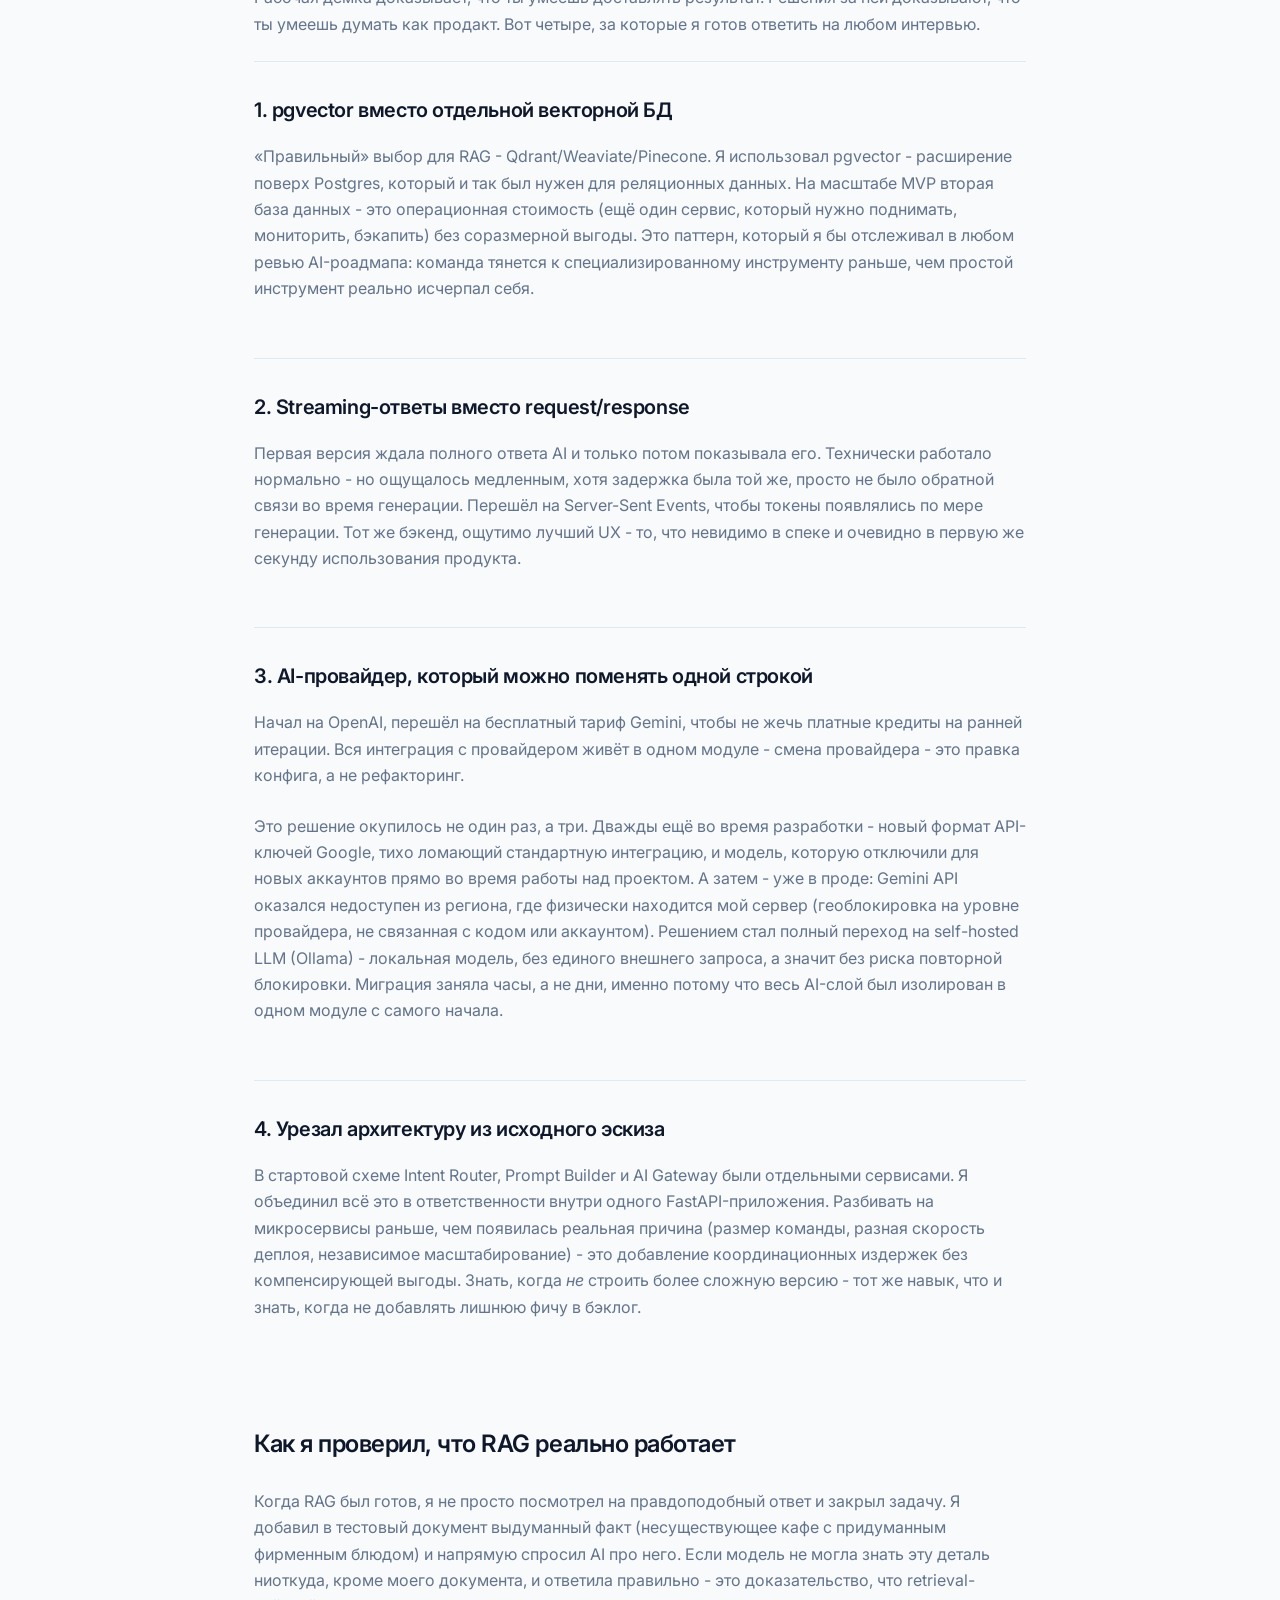
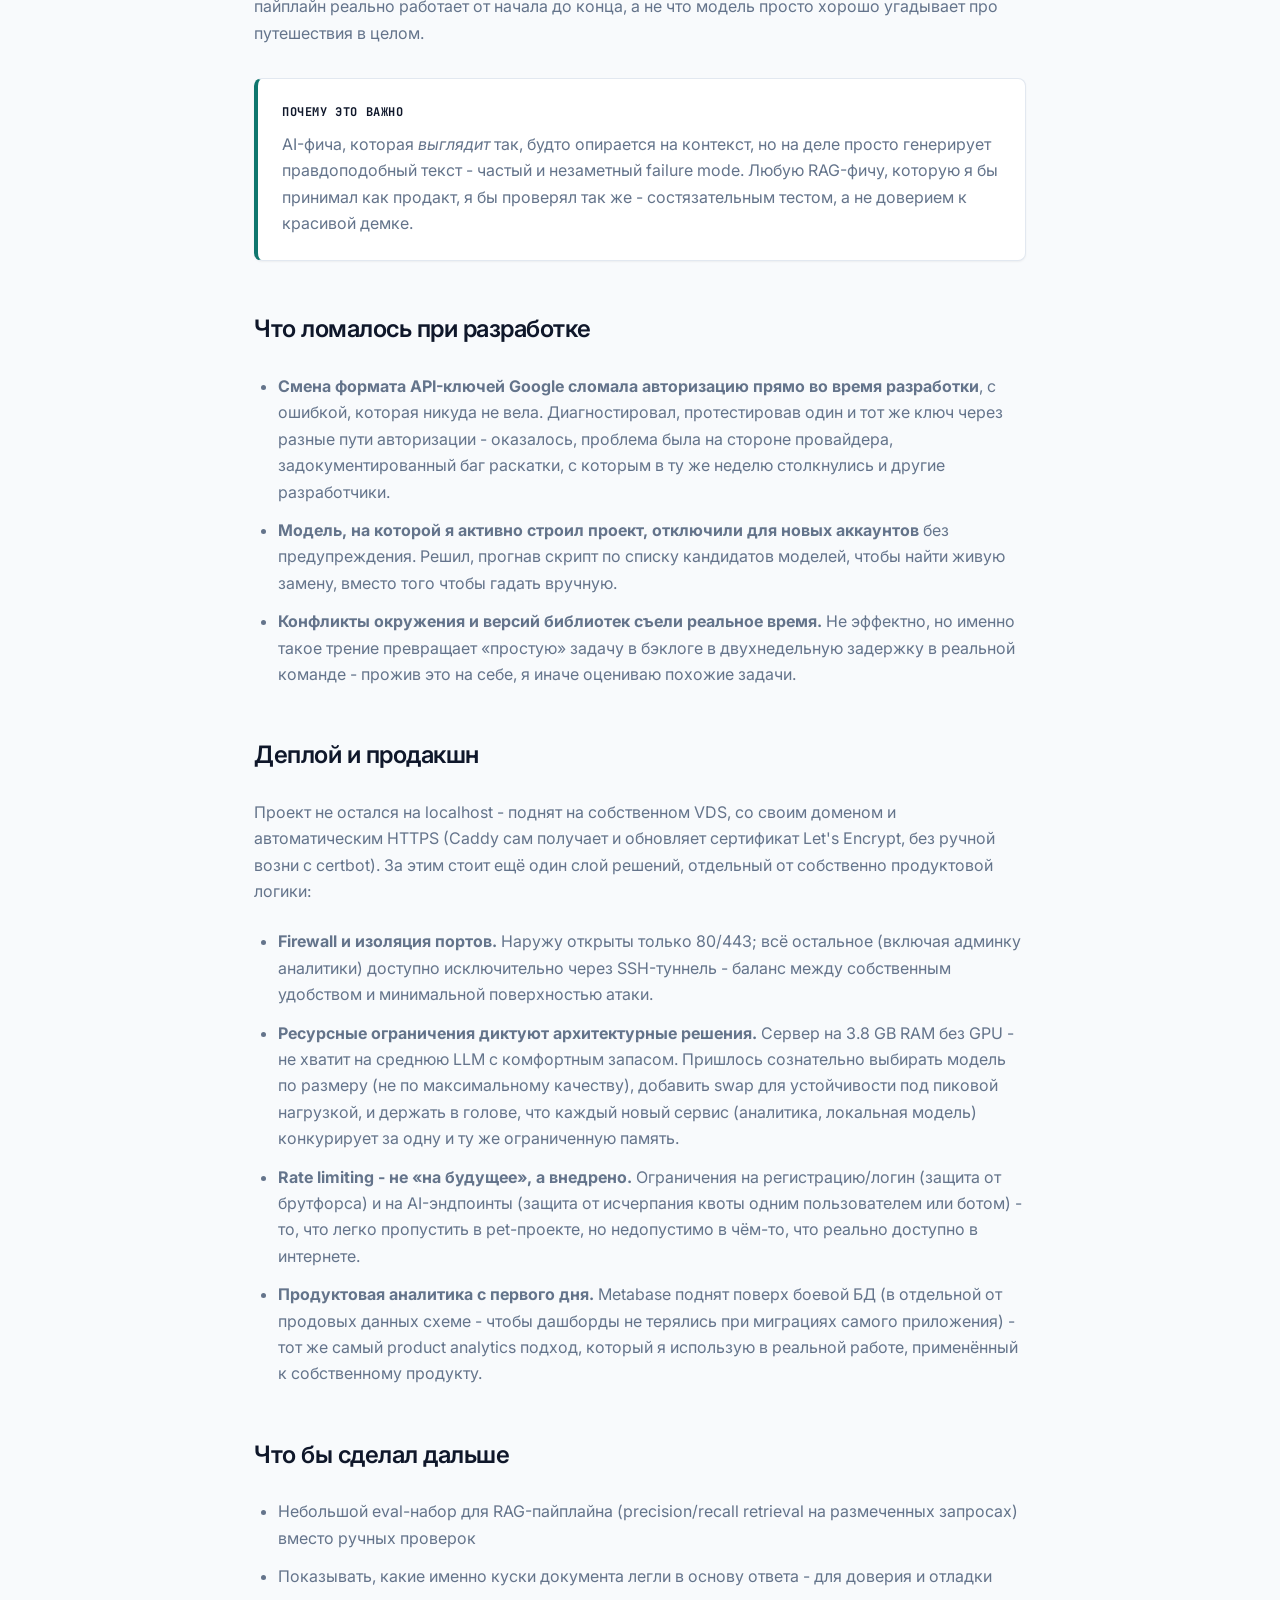
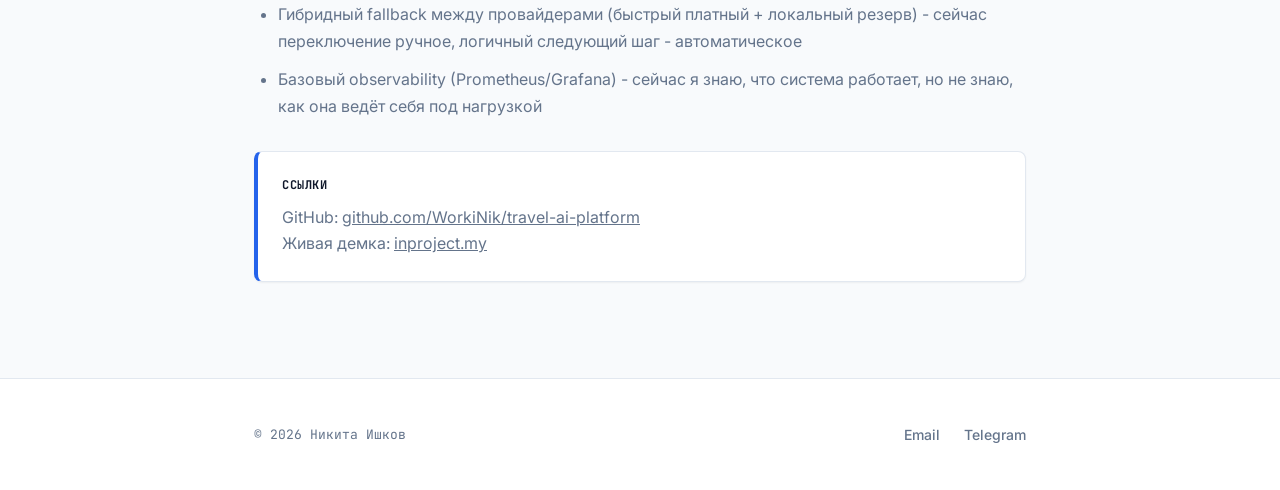
<file: proekty-travel-ai.html>
<!DOCTYPE html>
<html lang="ru">
<head>
<meta charset="UTF-8">
<meta name="viewport" content="width=device-width, initial-scale=1.0">
<title>Travel AI Platform - Никита Ишков</title>
<link rel="stylesheet" href="styles.css">
</head>
<body>

<header class="site-header">
  <div class="wrap header-wrap">
    <a href="index.html" class="logo">Никита Ишков</a>
    <nav class="main-nav">
      <a href="index.html">Главная</a>
      <a href="proekty.html" class="active">Проекты</a>
      <a href="keysy.html">Кейсы</a>
      <a href="obo-mne.html">Обо мне</a>
    </nav>
    <div class="header-actions">
      <a href="https://t.me/aiotak" class="btn btn-primary" target="_blank">Написать в Telegram</a>
    </div>
  </div>
</header>

<div class="detail-header projects">
  <div class="wrap">
    <a href="proekty.html" class="back">← Все проекты</a>
    <div class="meta">
      <span>ПРОЕКТ</span>
      <span>2026</span>
      <span>Solo-разработка</span>
      <span>Live в проде</span>
    </div>
    <h1>Travel AI Platform</h1>
    <p class="dek">
      Как устроен AI-продукт изнутри - архитектура, компромиссы и то, что реально ломалось по пути,
      включая продакшн.
    </p>
  </div>
</div>

<div class="wrap">
  <div class="prose">
    <h2>Зачем я это построил</h2>
    <p>
      Я хотел принимать решения про AI-продукты, опираясь на собственное техническое понимание -
      не на слайд из презентации. Стоимость токена, бюджет задержки, grounding против галлюцинаций,
      риск вендор-лока - эти темы всплывают в любом обсуждении AI-роадмапа, и мне не хотелось
      кивать, не прочувствовав компромиссы на себе.
    </p>
    <p>
      Поэтому я построил полноценный продукт: AI-ассистент для планирования путешествий,
      в одиночку, от начала до конца - аутентификация, streaming-чат, retrieval-augmented
      generation (RAG), деплой на собственный сервер с доменом и HTTPS, CI/CD. Не обёртка
      над чат-API, а система с реальными архитектурными решениями за ней - и реальной
      эксплуатацией после запуска.
    </p>

    <div class="callout">
      <strong>Роль и стек</strong>
      Solo - продуктовые решения, архитектура и реализация.
      FastAPI, PostgreSQL + pgvector, React, Docker, GitHub Actions, Caddy, self-hosted Ollama,
      Metabase. AI-провайдер менялся трижды по ходу проекта - подробности ниже.
    </div>

    <h2>Что умеет платформа</h2>
    <ul>
      <li>Пользователи общаются с AI-ассистентом; ответы стримятся токен за токеном</li>
      <li>Можно загрузить свои документы (гайды, заметки, визовые требования) - AI находит релевантные куски через семантический поиск и опирается на них в ответе, а не только на общие знания модели</li>
      <li>Полная аутентификация, история нескольких разговоров, деплой всего стека одной командой</li>
      <li>Rate limiting на аутентификацию и AI-эндпоинты - защита от злоупотреблений и неконтролируемых затрат</li>
      <li>Автотесты, прогоняющиеся в CI при каждом пуше; сборка Docker-образов и публикация в registry</li>
      <li>Собственный домен, автоматический HTTPS, продуктовая аналитика поверх боевой БД (Metabase)</li>
    </ul>

    <h2>Решения, которые реально имели значение</h2>
    <p>
      Рабочая демка доказывает, что ты умеешь доставлять результат. Решения за ней доказывают,
      что ты умеешь думать как продакт. Вот четыре, за которые я готов ответить на любом интервью.
    </p>

    <div class="decision-block">
      <h3>1. pgvector вместо отдельной векторной БД</h3>
      <p>
        «Правильный» выбор для RAG - Qdrant/Weaviate/Pinecone. Я использовал pgvector -
        расширение поверх Postgres, который и так был нужен для реляционных данных.
        На масштабе MVP вторая база данных - это операционная стоимость (ещё один сервис,
        который нужно поднимать, мониторить, бэкапить) без соразмерной выгоды.
        Это паттерн, который я бы отслеживал в любом ревью AI-роадмапа: команда тянется
        к специализированному инструменту раньше, чем простой инструмент реально исчерпал себя.
      </p>
    </div>

    <div class="decision-block">
      <h3>2. Streaming-ответы вместо request/response</h3>
      <p>
        Первая версия ждала полного ответа AI и только потом показывала его. Технически
        работало нормально - но ощущалось медленным, хотя задержка была той же, просто
        не было обратной связи во время генерации. Перешёл на Server-Sent Events, чтобы
        токены появлялись по мере генерации. Тот же бэкенд, ощутимо лучший UX - то, что
        невидимо в спеке и очевидно в первую же секунду использования продукта.
      </p>
    </div>

    <div class="decision-block">
      <h3>3. AI-провайдер, который можно поменять одной строкой</h3>
      <p>
        Начал на OpenAI, перешёл на бесплатный тариф Gemini, чтобы не жечь платные кредиты
        на ранней итерации. Вся интеграция с провайдером живёт в одном модуле - смена
        провайдера - это правка конфига, а не рефакторинг.
      </p>
      <p>
        Это решение окупилось не один раз, а три. Дважды ещё во время разработки -
        новый формат API-ключей Google, тихо ломающий стандартную интеграцию, и модель,
        которую отключили для новых аккаунтов прямо во время работы над проектом. А затем -
        уже в проде: Gemini API оказался недоступен из региона, где физически находится
        мой сервер (геоблокировка на уровне провайдера, не связанная с кодом или аккаунтом).
        Решением стал полный переход на self-hosted LLM (Ollama) - локальная модель, без единого
        внешнего запроса, а значит без риска повторной блокировки. Миграция заняла часы,
        а не дни, именно потому что весь AI-слой был изолирован в одном модуле с самого начала.
      </p>
    </div>

    <div class="decision-block">
      <h3>4. Урезал архитектуру из исходного эскиза</h3>
      <p>
        В стартовой схеме Intent Router, Prompt Builder и AI Gateway были отдельными
        сервисами. Я объединил всё это в ответственности внутри одного FastAPI-приложения.
        Разбивать на микросервисы раньше, чем появилась реальная причина (размер команды,
        разная скорость деплоя, независимое масштабирование) - это добавление координационных
        издержек без компенсирующей выгоды. Знать, когда <em>не</em> строить более сложную
        версию - тот же навык, что и знать, когда не добавлять лишнюю фичу в бэклог.
      </p>
    </div>

    <h2>Как я проверил, что RAG реально работает</h2>
    <p>
      Когда RAG был готов, я не просто посмотрел на правдоподобный ответ и закрыл задачу.
      Я добавил в тестовый документ выдуманный факт (несуществующее кафе с придуманным
      фирменным блюдом) и напрямую спросил AI про него. Если модель не могла знать эту
      деталь ниоткуда, кроме моего документа, и ответила правильно - это доказательство,
      что retrieval-пайплайн реально работает от начала до конца, а не что модель просто
      хорошо угадывает про путешествия в целом.
    </p>
    <div class="callout case-flavor">
      <strong>Почему это важно</strong>
      AI-фича, которая <em>выглядит</em> так, будто опирается на контекст, но на деле
      просто генерирует правдоподобный текст - частый и незаметный failure mode.
      Любую RAG-фичу, которую я бы принимал как продакт, я бы проверял так же -
      состязательным тестом, а не доверием к красивой демке.
    </div>

    <h2>Что ломалось при разработке</h2>
    <ul>
      <li>
        <strong>Смена формата API-ключей Google сломала авторизацию прямо во время разработки</strong>,
        с ошибкой, которая никуда не вела. Диагностировал, протестировав один и тот же ключ
        через разные пути авторизации - оказалось, проблема была на стороне провайдера,
        задокументированный баг раскатки, с которым в ту же неделю столкнулись и другие разработчики.
      </li>
      <li>
        <strong>Модель, на которой я активно строил проект, отключили для новых аккаунтов</strong>
        без предупреждения. Решил, прогнав скрипт по списку кандидатов моделей, чтобы найти
        живую замену, вместо того чтобы гадать вручную.
      </li>
      <li>
        <strong>Конфликты окружения и версий библиотек съели реальное время.</strong> Не
        эффектно, но именно такое трение превращает «простую» задачу в бэклоге в двухнедельную
        задержку в реальной команде - прожив это на себе, я иначе оцениваю похожие задачи.
      </li>
    </ul>

    <h2>Деплой и продакшн</h2>
    <p>
      Проект не остался на localhost - поднят на собственном VDS, со своим доменом
      и автоматическим HTTPS (Caddy сам получает и обновляет сертификат Let's Encrypt,
      без ручной возни с certbot). За этим стоит ещё один слой решений, отдельный
      от собственно продуктовой логики:
    </p>
    <ul>
      <li>
        <strong>Firewall и изоляция портов.</strong> Наружу открыты только 80/443;
        всё остальное (включая админку аналитики) доступно исключительно через SSH-туннель -
        баланс между собственным удобством и минимальной поверхностью атаки.
      </li>
      <li>
        <strong>Ресурсные ограничения диктуют архитектурные решения.</strong> Сервер
        на 3.8 GB RAM без GPU - не хватит на среднюю LLM с комфортным запасом. Пришлось
        сознательно выбирать модель по размеру (не по максимальному качеству), добавить
        swap для устойчивости под пиковой нагрузкой, и держать в голове, что каждый
        новый сервис (аналитика, локальная модель) конкурирует за одну и ту же
        ограниченную память.
      </li>
      <li>
        <strong>Rate limiting - не «на будущее», а внедрено.</strong> Ограничения на
        регистрацию/логин (защита от брутфорса) и на AI-эндпоинты (защита от исчерпания
        квоты одним пользователем или ботом) - то, что легко пропустить в pet-проекте,
        но недопустимо в чём-то, что реально доступно в интернете.
      </li>
      <li>
        <strong>Продуктовая аналитика с первого дня.</strong> Metabase поднят поверх
        боевой БД (в отдельной от продовых данных схеме - чтобы дашборды не терялись
        при миграциях самого приложения) - тот же самый product analytics подход,
        который я использую в реальной работе, применённый к собственному продукту.
      </li>
    </ul>

    <h2>Что бы сделал дальше</h2>
    <ul>
      <li>Небольшой eval-набор для RAG-пайплайна (precision/recall retrieval на размеченных запросах) вместо ручных проверок</li>
      <li>Показывать, какие именно куски документа легли в основу ответа - для доверия и отладки</li>
      <li>Гибридный fallback между провайдерами (быстрый платный + локальный резерв) - сейчас переключение ручное, логичный следующий шаг - автоматическое</li>
      <li>Базовый observability (Prometheus/Grafana) - сейчас я знаю, что система работает, но не знаю, как она ведёт себя под нагрузкой</li>
    </ul>

    <div class="callout">
      <strong>Ссылки</strong>
      GitHub: <a href="https://github.com/WorkiNik/travel-ai-platform" target="_blank">github.com/WorkiNik/travel-ai-platform</a><br>
      Живая демка: <a href="https://inproject.my" target="_blank">inproject.my</a>
    </div>

  </div>
</div>

<footer class="site-footer">
  <div class="wrap">
    <p>© 2026 Никита Ишков</p>
    <div class="socials">
      <a href="mailto:flyrussel@gmail.com">Email</a>
      <a href="https://t.me/aiotak">Telegram</a>
    </div>
  </div>
</footer>

</body>
</html>
</file>
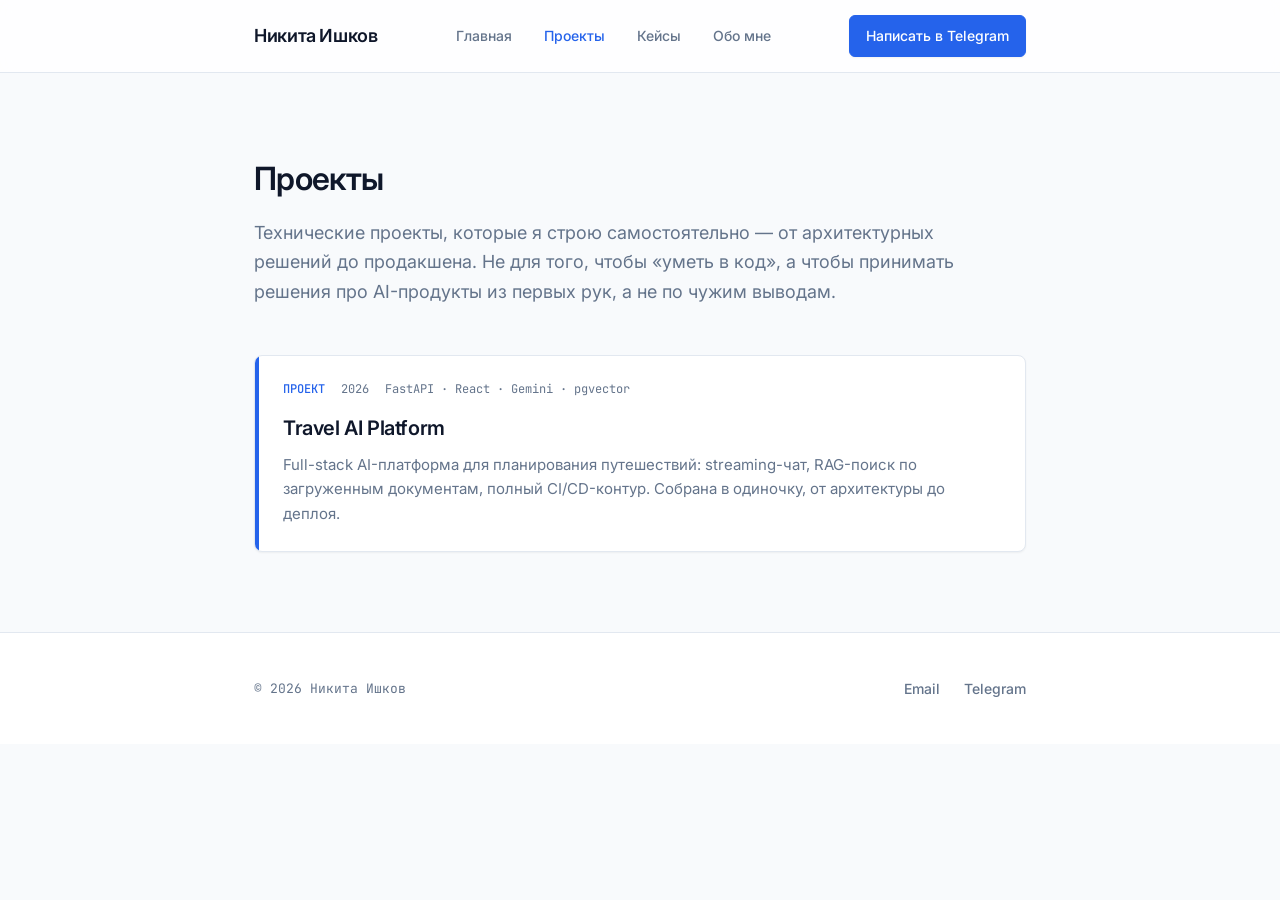
<file: proekty.html>
<!DOCTYPE html>
<html lang="ru">
<head>
<meta charset="UTF-8">
<meta name="viewport" content="width=device-width, initial-scale=1.0">
<title>Проекты — Никита Ишков</title>
<link rel="stylesheet" href="styles.css">
</head>
<body>

<header class="site-header">
  <div class="wrap header-wrap">
    <a href="index.html" class="logo">Никита Ишков</a>
    <nav class="main-nav">
      <a href="index.html">Главная</a>
      <a href="proekty.html" class="active">Проекты</a>
      <a href="keysy.html">Кейсы</a>
      <a href="obo-mne.html">Обо мне</a>
    </nav>
    <div class="header-actions">
      <a href="https://t.me/aiotak" class="btn btn-primary" target="_blank">Написать в Telegram</a>
    </div>
  </div>
</header>

<section class="section">
  <div class="wrap">
    <h1 class="section-title">Проекты</h1>
    <p class="section-sub">
      Технические проекты, которые я строю самостоятельно — от архитектурных решений
      до продакшена. Не для того, чтобы «уметь в код», а чтобы принимать решения
      про AI-продукты из первых рук, а не по чужим выводам.
    </p>

    <div class="entry-list">
      <a href="proekty-travel-ai.html" class="entry-row projects">
        <div class="rail"></div>
        <div class="body">
          <div class="meta">
            <span>ПРОЕКТ</span>
            <span>2026</span>
            <span>FastAPI · React · Gemini · pgvector</span>
          </div>
          <h3>Travel AI Platform</h3>
          <p>Full-stack AI-платформа для планирования путешествий: streaming-чат, RAG-поиск по загруженным документам, полный CI/CD-контур. Собрана в одиночку, от архитектуры до деплоя.</p>
        </div>
      </a>
    </div>
  </div>
</section>

<footer class="site-footer">
  <div class="wrap">
    <p>© 2026 Никита Ишков</p>
    <div class="socials">
      <a href="mailto:flyrussel@gmail.com">Email</a>
      <a href="https://t.me/aiotak">Telegram</a>
    </div>
  </div>
</footer>

</body>
</html>
</file>
<file: styles.css>
@import url('https://fonts.googleapis.com/css2?family=Inter:wght@400;500;600;700&family=JetBrains+Mono:wght@400;500&display=swap');

:root {
  /* Палитра Clean Tech */
  --color-bg: #F8FAFC; /* Очень светлый холодный серый/голубой */
  --color-bg-alt: #F1F5F9;
  --color-surface: #FFFFFF;
  
  --color-ink: #0F172A; /* Глубокий темно-синий/slate для заголовков */
  --color-muted: #64748B; /* Slate для основного текста */
  --color-border: #E2E8F0;
  
  --color-primary: #2563EB; /* Технологичный синий */
  --color-primary-hover: #1D4ED8;
  --color-primary-soft: #DBEAFE;
  
  --color-accent: #0F766E; /* Глубокий Teal (бирюзовый) для кейсов */
  --color-accent-soft: #CCFBF1;

  /* Типографика как в современных IDE и SaaS */
  --font-body: 'Inter', system-ui, sans-serif;
  --font-mono: 'JetBrains Mono', monospace;

  --container: 820px; /* Сделали чуть шире для B2B-вида */
  
  --shadow-sm: 0 1px 2px 0 rgba(0, 0, 0, 0.05);
  --shadow-md: 0 4px 6px -1px rgba(0, 0, 0, 0.05), 0 2px 4px -1px rgba(0, 0, 0, 0.03);
  --shadow-lg: 0 10px 15px -3px rgba(0, 0, 0, 0.05), 0 4px 6px -2px rgba(0, 0, 0, 0.025);
}

* {
  box-sizing: border-box;
}

html {
  scroll-behavior: smooth;
}

body {
  margin: 0;
  background: var(--color-bg);
  color: var(--color-muted); /* Основной текст светлее */
  font-family: var(--font-body);
  font-size: 16px;
  line-height: 1.65;
  -webkit-font-smoothing: antialiased;
}

h1, h2, h3, h4, .logo {
  color: var(--color-ink);
  font-weight: 600;
  letter-spacing: -0.02em;
}

a {
  color: inherit;
}

img {
  max-width: 100%;
}

:focus-visible {
  outline: 2px solid var(--color-primary);
  outline-offset: 2px;
}

.wrap {
  max-width: var(--container);
  margin: 0 auto;
  padding: 0 24px;
}

/* ---------- Buttons ---------- */
.btn {
  display: inline-flex;
  align-items: center;
  justify-content: center;
  padding: 8px 16px;
  font-size: 14px;
  font-weight: 500;
  border-radius: 6px;
  text-decoration: none;
  transition: all 0.2s ease;
  cursor: pointer;
}

.btn-primary {
  background: var(--color-primary);
  color: #fff;
  border: 1px solid var(--color-primary);
  box-shadow: var(--shadow-sm);
}

.btn-primary:hover {
  background: var(--color-primary-hover);
  border-color: var(--color-primary-hover);
}

/* ---------- Header ---------- */
.site-header {
  background: rgba(255, 255, 255, 0.8);
  backdrop-filter: blur(8px);
  -webkit-backdrop-filter: blur(8px);
  border-bottom: 1px solid var(--color-border);
  position: sticky;
  top: 0;
  z-index: 100;
}

.header-wrap {
  display: flex;
  align-items: center;
  justify-content: space-between;
  height: 72px;
}

.site-header .logo {
  font-size: 18px;
  text-decoration: none;
}

.main-nav {
  display: flex;
  gap: 32px;
  align-items: center;
}

.main-nav a {
  text-decoration: none;
  font-size: 14px;
  font-weight: 500;
  color: var(--color-muted);
  transition: color 0.2s;
}

.main-nav a:hover,
.main-nav a.active {
  color: var(--color-primary);
}

.header-actions {
  display: flex;
  align-items: center;
}

/* ---------- Hero ---------- */
.hero {
  padding: 96px 0 64px;
}

.badge-tech {
  display: inline-flex;
  align-items: center;
  font-family: var(--font-mono);
  font-size: 12px;
  font-weight: 500;
  color: var(--color-primary);
  background: var(--color-primary-soft);
  padding: 6px 12px;
  border-radius: 9999px;
  margin-bottom: 24px;
}

.hero h1 {
  font-size: clamp(36px, 5vw, 52px);
  line-height: 1.15;
  margin: 0 0 24px;
  max-width: 900px;
}

.hero p.lede {
  font-size: 18px;
  color: var(--color-muted);
  max-width: 700px;
  margin: 0 0 32px;
}

.skills-tags {
  display: flex;
  flex-wrap: wrap;
  gap: 12px;
}

.skills-tags span {
  font-family: var(--font-mono);
  font-size: 13px;
  color: var(--color-muted);
  border: 1px solid var(--color-border);
  background: var(--color-surface);
  padding: 6px 12px;
  border-radius: 6px;
  box-shadow: var(--shadow-sm);
}

/* ---------- Track cards (Home) ---------- */
.pt-0 { padding-top: 0 !important; }
.bg-light { background-color: var(--color-bg-alt); border-top: 1px solid var(--color-border); border-bottom: 1px solid var(--color-border);}

.tracks {
  display: grid;
  grid-template-columns: 1fr 1fr;
  gap: 24px;
}

.track-card {
  display: flex;
  flex-direction: column;
  text-decoration: none;
  background: var(--color-surface);
  border: 1px solid var(--color-border);
  border-radius: 12px;
  padding: 32px;
  box-shadow: var(--shadow-sm);
  transition: all 0.2s ease;
  position: relative;
  overflow: hidden;
}

.track-card:hover {
  transform: translateY(-4px);
  box-shadow: var(--shadow-lg);
  border-color: var(--color-primary-soft);
}

.card-header {
  display: flex;
  justify-content: space-between;
  align-items: center;
  margin-bottom: 16px;
}

.track-card svg {
  color: var(--color-border);
  transition: color 0.2s, transform 0.2s;
}

.track-card:hover svg {
  transform: translateX(4px);
}

.track-card.projects:hover svg { color: var(--color-primary); }
.track-card.cases:hover svg { color: var(--color-accent); }

.track-label {
  font-family: var(--font-mono);
  font-size: 12px;
  font-weight: 500;
}

.track-card.projects .track-label { color: var(--color-primary); }
.track-card.cases .track-label { color: var(--color-accent); }

.track-card h3 {
  font-size: 22px;
  margin: 0 0 12px;
}

.track-card p {
  font-size: 15px;
  margin: 0;
}

/* ---------- Summary Box (Hero bottom) ---------- */
.summary-box {
  display: flex;
  gap: 24px;
  background: var(--color-surface);
  border: 1px solid var(--color-border);
  padding: 32px;
  border-radius: 12px;
  box-shadow: var(--shadow-sm);
}

.summary-icon {
  flex-shrink: 0;
  color: var(--color-primary);
}

.summary-text p {
  margin: 0 0 16px;
  font-size: 15px;
  color: var(--color-ink);
}

.link-arrow {
  color: var(--color-primary);
  font-weight: 500;
  text-decoration: none;
  font-size: 14px;
  display: inline-flex;
  align-items: center;
}

.link-arrow:hover {
  text-decoration: underline;
}

/* ---------- Section ---------- */
.section {
  padding: 80px 0;
}

.section-title {
  font-size: 32px;
  margin: 0 0 12px;
}

.section-sub {
  font-size: 18px;
  margin: 0 0 48px;
  max-width: 65ch;
}

/* ---------- Entry rows (List pages) ---------- */
.entry-list {
  display: flex;
  flex-direction: column;
  gap: 16px;
}

.entry-row {
  display: flex;
  text-decoration: none;
  background: var(--color-surface);
  border: 1px solid var(--color-border);
  border-radius: 8px;
  overflow: hidden;
  box-shadow: var(--shadow-sm);
  transition: all 0.2s;
}

.entry-row:hover {
  transform: translateX(4px);
  border-color: var(--color-primary-soft);
  box-shadow: var(--shadow-md);
}

.entry-row .rail {
  width: 4px;
  flex-shrink: 0;
}

.entry-row.projects .rail { background: var(--color-primary); }
.entry-row.cases .rail { background: var(--color-accent); }

.entry-row .body {
  padding: 24px;
  flex: 1;
}

.entry-row .meta {
  font-family: var(--font-mono);
  font-size: 12px;
  color: var(--color-muted);
  margin-bottom: 12px;
  display: flex;
  gap: 16px;
}

.entry-row.projects .meta span:first-child { color: var(--color-primary); font-weight: 500; }
.entry-row.cases .meta span:first-child { color: var(--color-accent); font-weight: 500; }

.entry-row h3 {
  font-size: 20px;
  margin: 0 0 8px;
}

.entry-row p {
  font-size: 15px;
  margin: 0;
}

/* ---------- Detail pages ---------- */
.detail-header {
  padding: 64px 0 48px;
  border-bottom: 1px solid var(--color-border);
  background: var(--color-surface);
}

.detail-header .back {
  display: inline-block;
  font-family: var(--font-mono);
  font-size: 13px;
  color: var(--color-muted);
  text-decoration: none;
  margin-bottom: 32px;
  transition: color 0.2s;
}

.detail-header .back:hover {
  color: var(--color-ink);
}

.detail-header .meta {
  font-family: var(--font-mono);
  font-size: 13px;
  margin-bottom: 20px;
  display: flex;
  gap: 16px;
}

.detail-header.projects .meta { color: var(--color-primary); font-weight: 500; }
.detail-header.cases .meta { color: var(--color-accent); font-weight: 500; }

.detail-header h1 {
  font-size: clamp(32px, 4.5vw, 44px);
  margin: 0 0 16px;
}

.detail-header .dek {
  font-size: 18px;
  max-width: 700px;
  margin: 0;
}

.prose {
  padding: 64px 0;
}

.prose h2 {
  font-size: 24px;
  margin: 48px 0 24px;
}

.prose h2:first-child {
  margin-top: 0;
}

.prose p {
  margin: 0 0 24px;
  font-size: 16px;
}

.prose ul {
  margin: 0 0 24px;
  padding-left: 24px;
}

.prose li {
  margin-bottom: 12px;
}

.callout {
  background: var(--color-surface);
  border: 1px solid var(--color-border);
  border-left: 4px solid var(--color-primary);
  border-radius: 8px;
  padding: 24px;
  margin: 32px 0;
  box-shadow: var(--shadow-sm);
}

.callout.case-flavor {
  border-left-color: var(--color-accent);
}

.callout strong {
  display: block;
  font-family: var(--font-mono);
  font-size: 12px;
  letter-spacing: 0.05em;
  text-transform: uppercase;
  margin-bottom: 8px;
  color: var(--color-ink);
}

.decision-block {
  border-top: 1px solid var(--color-border);
  padding: 32px 0;
}

.decision-block h3 {
  font-size: 20px;
  margin: 0 0 16px;
}

.stat-row {
  display: flex;
  gap: 48px;
  flex-wrap: wrap;
  margin: 48px 0;
  padding: 40px 0;
  border-top: 1px solid var(--color-border);
  border-bottom: 1px solid var(--color-border);
  background: var(--color-surface);
  border-radius: 12px;
  padding: 32px;
  box-shadow: var(--shadow-sm);
}

.stat .num {
  font-family: var(--font-mono);
  font-size: 36px;
  font-weight: 600;
}

.stat.projects .num { color: var(--color-primary); }
.stat.cases .num { color: var(--color-accent); }

.stat .label {
  font-size: 14px;
  color: var(--color-muted);
  margin-top: 8px;
}

/* ---------- About ---------- */
.about-body {
  padding: 8px 0 64px;
}

.about-body p {
  font-size: 16px;
  margin: 0 0 24px;
}

.about-body ul {
  padding-left: 24px;
  margin: 0 0 32px;
}

.about-body li {
  margin-bottom: 12px;
}

.contact-row {
  display: flex;
  gap: 16px;
  margin-top: 48px;
  padding-top: 32px;
  border-top: 1px solid var(--color-border);
}

/* ---------- Footer ---------- */
.site-footer {
  border-top: 1px solid var(--color-border);
  padding: 32px 0;
  background: var(--color-surface);
}

.site-footer .wrap {
  display: flex;
  justify-content: space-between;
  align-items: center;
  flex-wrap: wrap;
  gap: 16px;
}

.site-footer p {
  font-family: var(--font-mono);
  font-size: 13px;
}

.site-footer .socials {
  display: flex;
  gap: 24px;
}

.site-footer .socials a {
  font-size: 14px;
  text-decoration: none;
  font-weight: 500;
  color: var(--color-muted);
}

.site-footer .socials a:hover {
  color: var(--color-ink);
}

/* ---------- Responsive ---------- */
@media (max-width: 768px) {
  .tracks {
    grid-template-columns: 1fr;
  }
  .header-wrap {
    height: auto;
    flex-wrap: wrap;
    padding: 16px 0;
    gap: 16px;
  }
  .main-nav {
    order: 3;
    width: 100%;
    justify-content: flex-start;
    overflow-x: auto;
    padding-bottom: 8px;
  }
  .header-actions {
    margin-left: auto;
  }
  .hero {
    padding: 56px 0 40px;
  }
  .summary-box {
    flex-direction: column;
    gap: 16px;
  }
}
</file>
